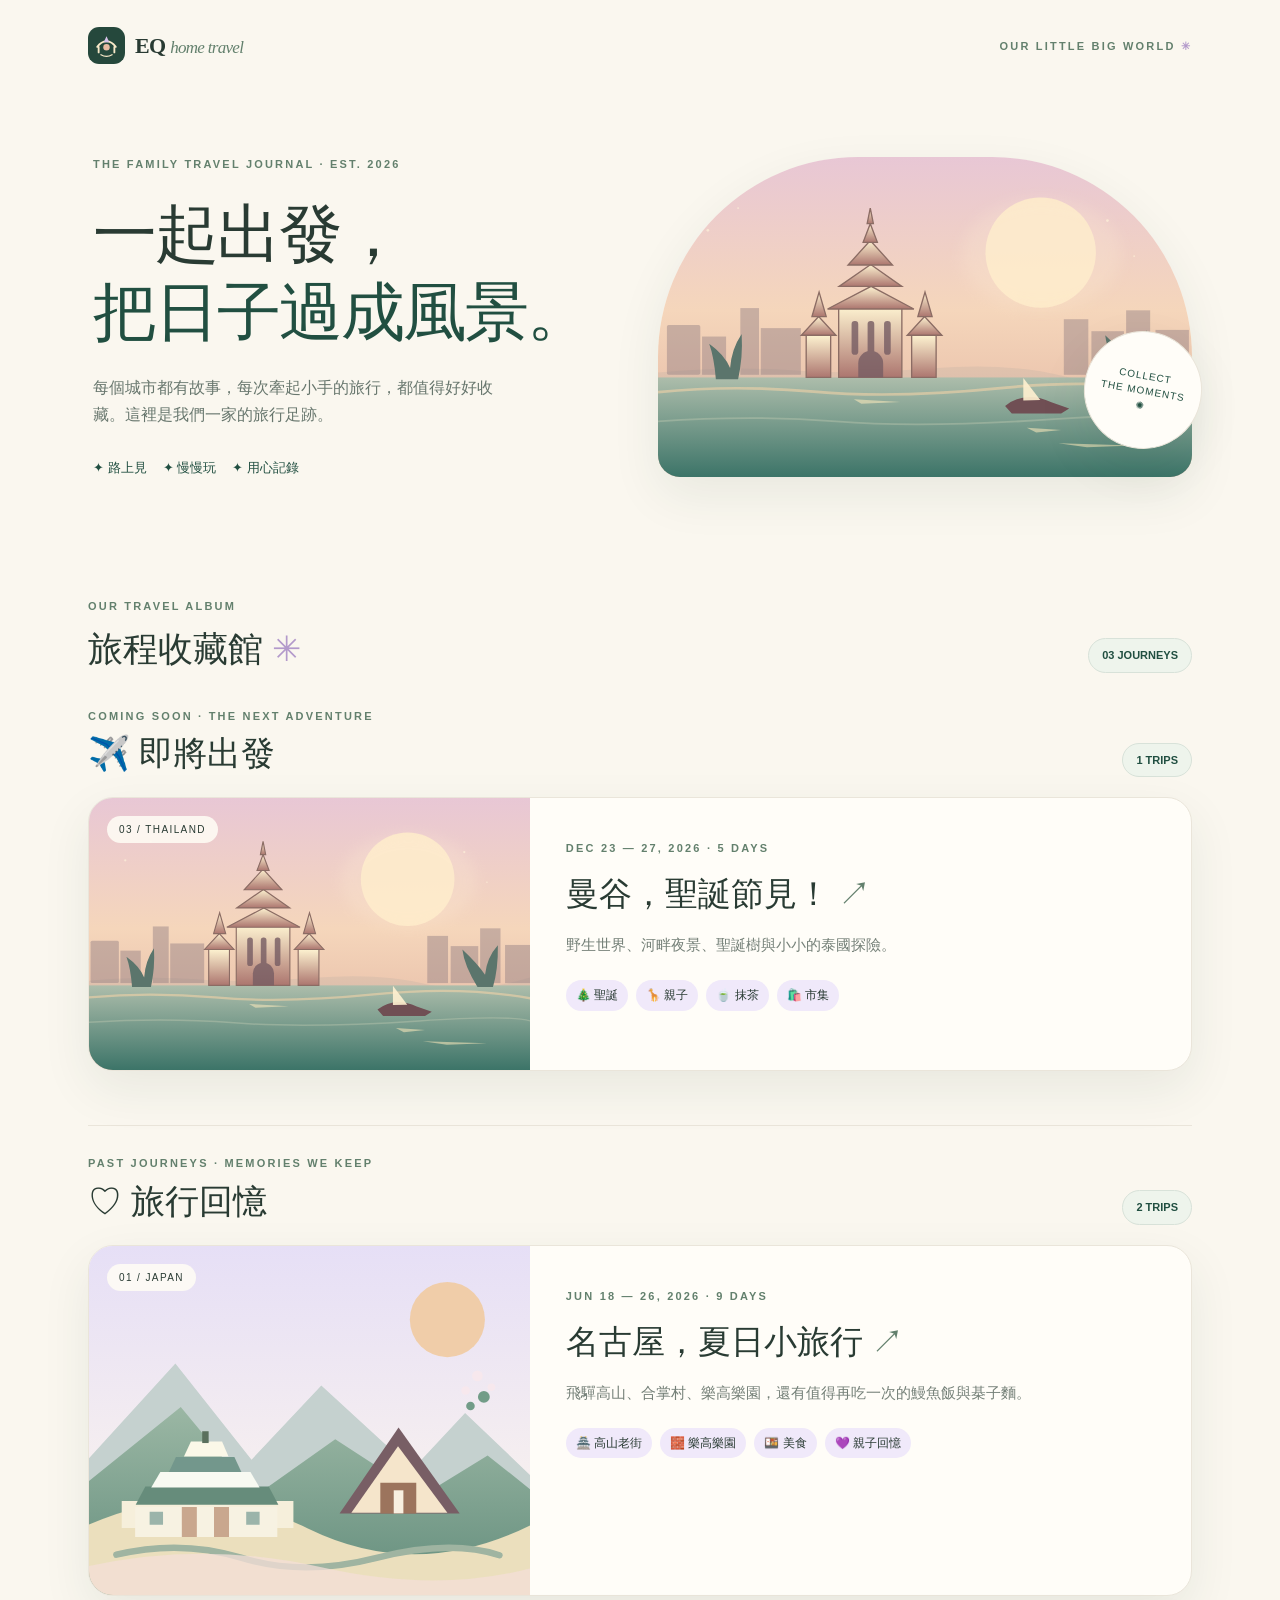
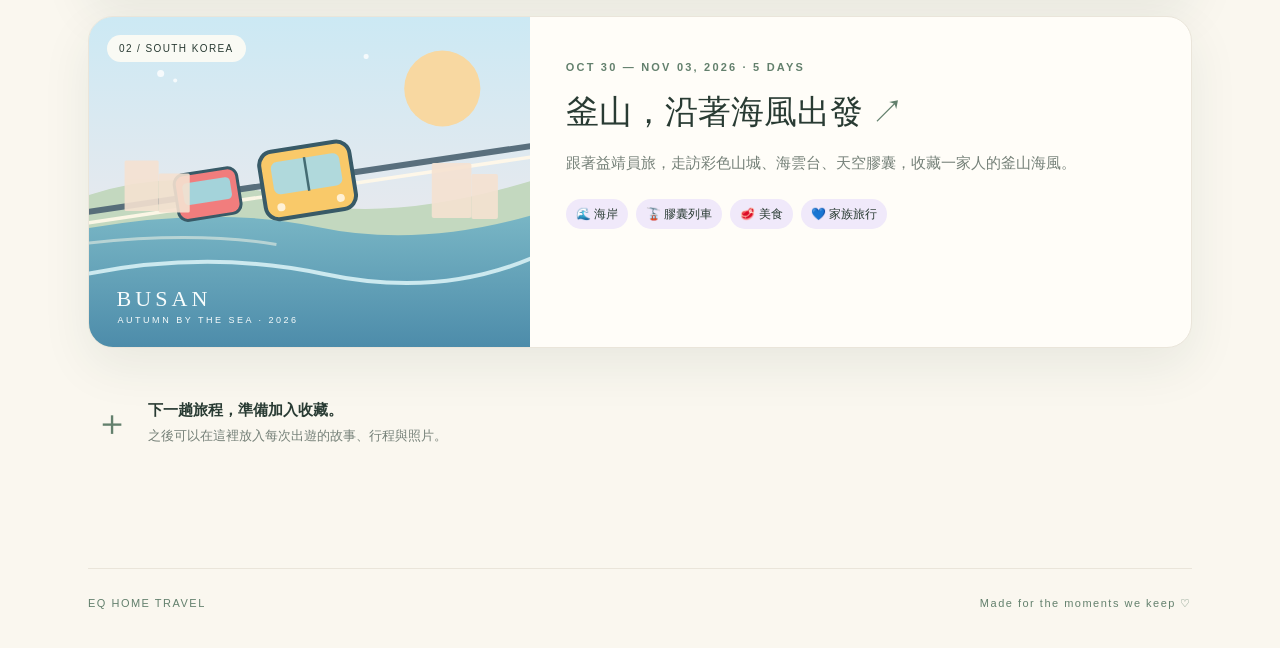
<file: index.html>
<!doctype html>
<html lang="zh-Hant"><head><meta charset="utf-8"><meta name="viewport" content="width=device-width,initial-scale=1,viewport-fit=cover"><meta name="theme-color" content="#f8f5ed"><meta name="description" content="EQ Home Travel — 我們一家的旅行日誌。收藏每一趟旅程的景點、美食、照片與心動時刻。"><title>EQ Home Travel · 家庭旅行收藏館</title><link rel="icon" href="assets/logo.svg" type="image/svg+xml"><link rel="stylesheet" href="assets/style.css"><link rel="stylesheet" href="assets/home-trips.css"></head>
<body class="home-page"><div class="site-shell">
<header class="topbar"><a class="brand" href="./" aria-label="EQ Home Travel 首頁"><img src="assets/logo.svg" alt="" width="37" height="37"><span>EQ <b>home travel</b></span></a><span class="top-meta">OUR LITTLE BIG WORLD <span class="flower">✳</span></span></header>
<main><section class="home-hero"><div class="home-hero-copy"><div class="eyebrow">THE FAMILY TRAVEL JOURNAL · EST. 2026</div><h1>一起出發，<br><em>把日子過成風景。</em></h1><p>每個城市都有故事，每次牽起小手的旅行，都值得好好收藏。這裡是我們一家的旅行足跡。</p><div class="hero-small"><span>✦ 路上見</span><span>✦ 慢慢玩</span><span>✦ 用心記錄</span></div></div><div class="home-hero-art"><img src="assets/bangkok-scene.svg" alt="曼谷河畔夕陽與寺廟的插畫"><div class="art-stamp">COLLECT<br>THE MOMENTS<br>✺</div></div></section>
<section class="archive"><div class="section-head"><div><div class="eyebrow">OUR TRAVEL ALBUM</div><h2>旅程收藏館 <span class="accent-star">✳</span></h2></div><span class="count-pill">03 JOURNEYS</span></div><div class="trip-group" id="upcoming-trips"><div class="section-head trip-group-head"><div><div class="eyebrow">COMING SOON · THE NEXT ADVENTURE</div><h2>✈️ 即將出發</h2></div><span class="count-pill" id="upcoming-count">—</span></div><div id="upcoming-list" class="trip-card-list"></div><p id="upcoming-empty" class="group-empty" hidden>目前沒有安排中的旅行，期待下一次出發 ♡</p></div><div class="trip-group" id="past-trips"><div class="section-head trip-group-head"><div><div class="eyebrow">PAST JOURNEYS · MEMORIES WE KEEP</div><h2>♡ 旅行回憶</h2></div><span class="count-pill" id="past-count">—</span></div><div id="past-list" class="trip-card-list"></div></div><div id="trip-archive-source" hidden><a data-start="2026-06-18" data-end="2026-06-26" class="trip-tile nagoya-tile" href="trips/nagoya-2026.html"><div class="trip-tile-art"><img src="assets/nagoya-scene.svg" alt="名古屋城與飛驒山城插畫"><span class="trip-number">01 / JAPAN</span></div><div class="trip-tile-copy"><span class="subtle-caps">JUN 18 — 26, 2026 · 9 DAYS</span><h3>名古屋，夏日小旅行 <span>↗</span></h3><p>飛驒高山、合掌村、樂高樂園，還有值得再吃一次的鰻魚飯與棊子麵。</p><div class="mini-tags"><span>🏯 高山老街</span><span>🧱 樂高樂園</span><span>🍱 美食</span><span>💜 親子回憶</span></div></div></a><a data-start="2026-10-30" data-end="2026-11-03" class="trip-tile busan-tile" href="trips/busan-2026.html"><div class="trip-tile-art"><img src="assets/busan-scene.svg" alt="釜山海岸與天空膠囊列車插畫"><span class="trip-number">02 / SOUTH KOREA</span></div><div class="trip-tile-copy"><span class="subtle-caps">OCT 30 — NOV 03, 2026 · 5 DAYS</span><h3>釜山，沿著海風出發 <span>↗</span></h3><p>跟著益靖員旅，走訪彩色山城、海雲台、天空膠囊，收藏一家人的釜山海風。</p><div class="mini-tags"><span>🌊 海岸</span><span>🚡 膠囊列車</span><span>🥩 美食</span><span>💙 家族旅行</span></div></div></a><a data-start="2026-12-23" data-end="2026-12-27" class="trip-tile" href="trips/bangkok-2026.html"><div class="trip-tile-art"><img src="assets/bangkok-scene.svg" alt="曼谷河畔插畫"><span class="trip-number">03 / THAILAND</span></div><div class="trip-tile-copy"><span class="subtle-caps">DEC 23 — 27, 2026 · 5 DAYS</span><h3>曼谷，聖誕節見！ <span>↗</span></h3><p>野生世界、河畔夜景、聖誕樹與小小的泰國探險。</p><div class="mini-tags"><span>🎄 聖誕</span><span>🦒 親子</span><span>🍵 抹茶</span><span>🛍️ 市集</span></div></div></a></div><div class="future-note"><span class="future-icon">＋</span><div><strong>下一趟旅程，準備加入收藏。</strong><p>之後可以在這裡放入每次出遊的故事、行程與照片。</p></div></div></section></main>
<footer class="footer"><span>EQ HOME TRAVEL</span><span>Made for the moments we keep ♡</span></footer></div><script src="assets/home-trips.js"></script></body></html>
</file>
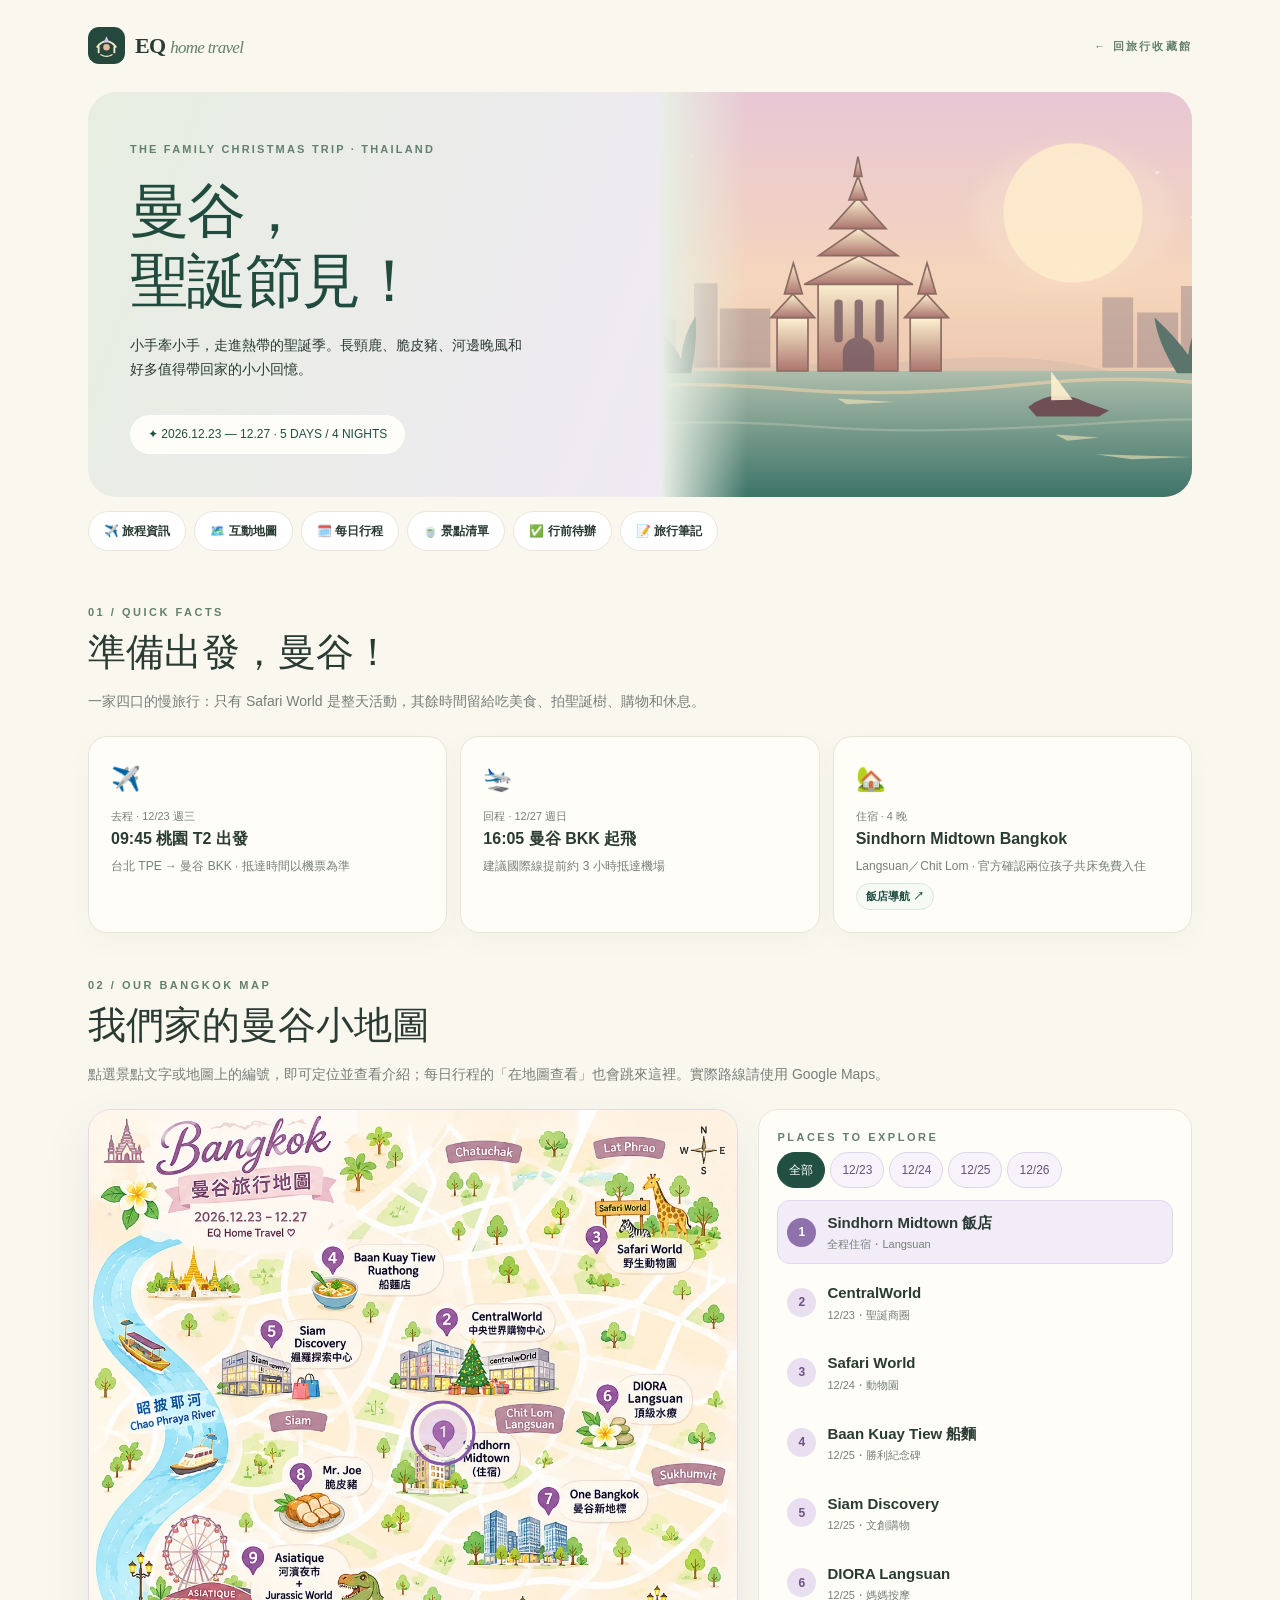
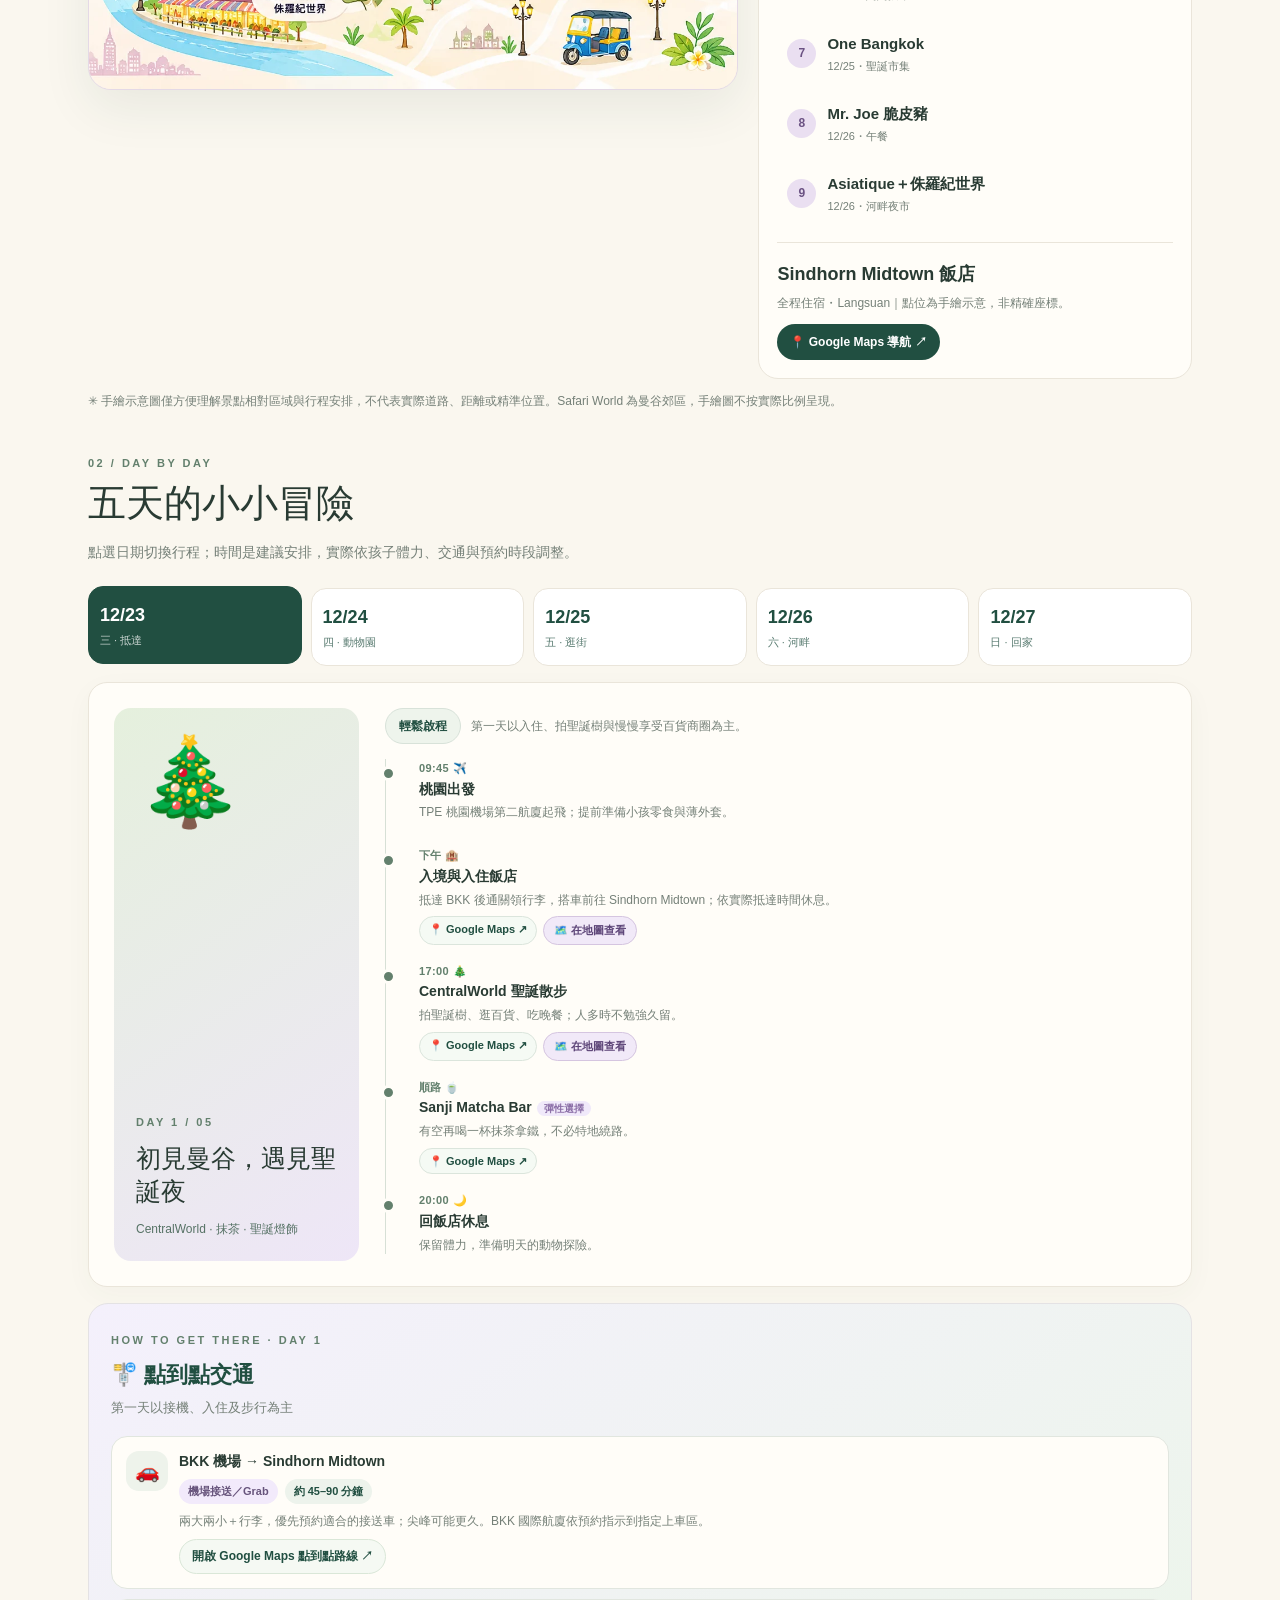
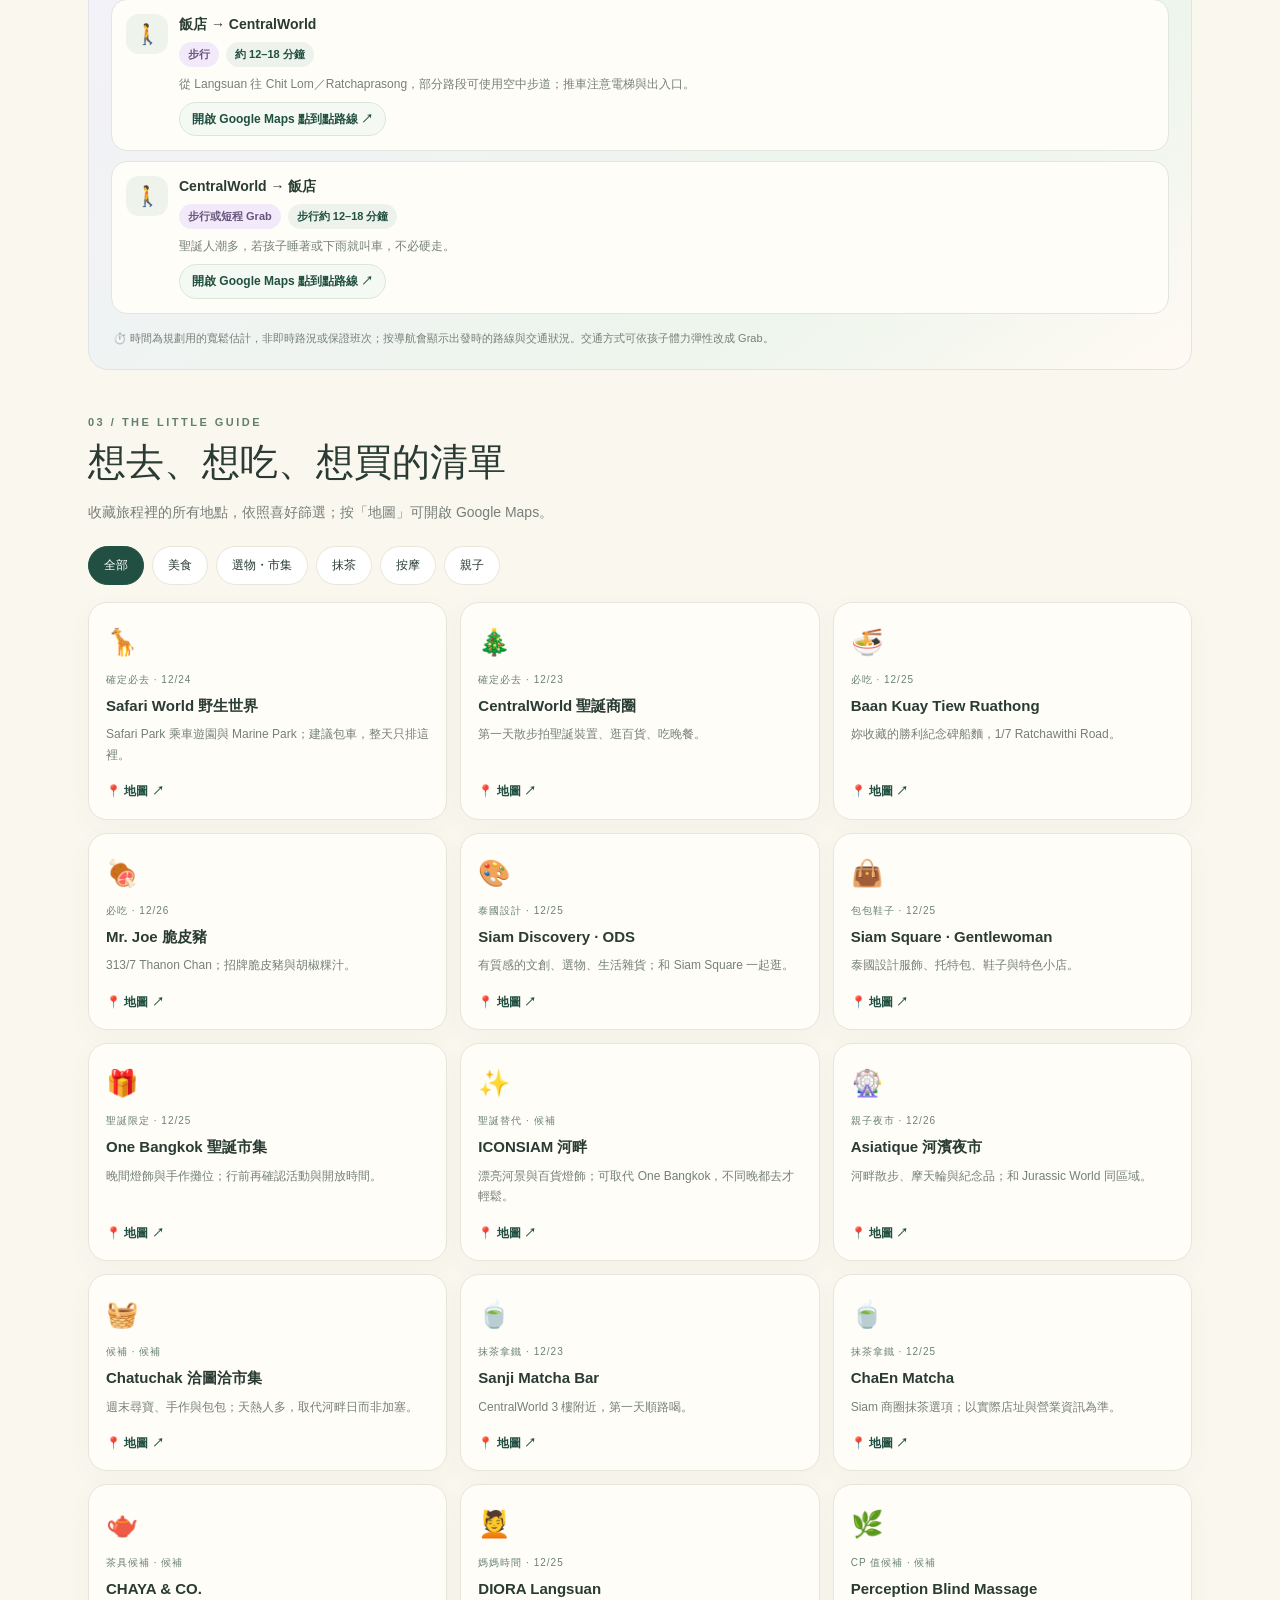
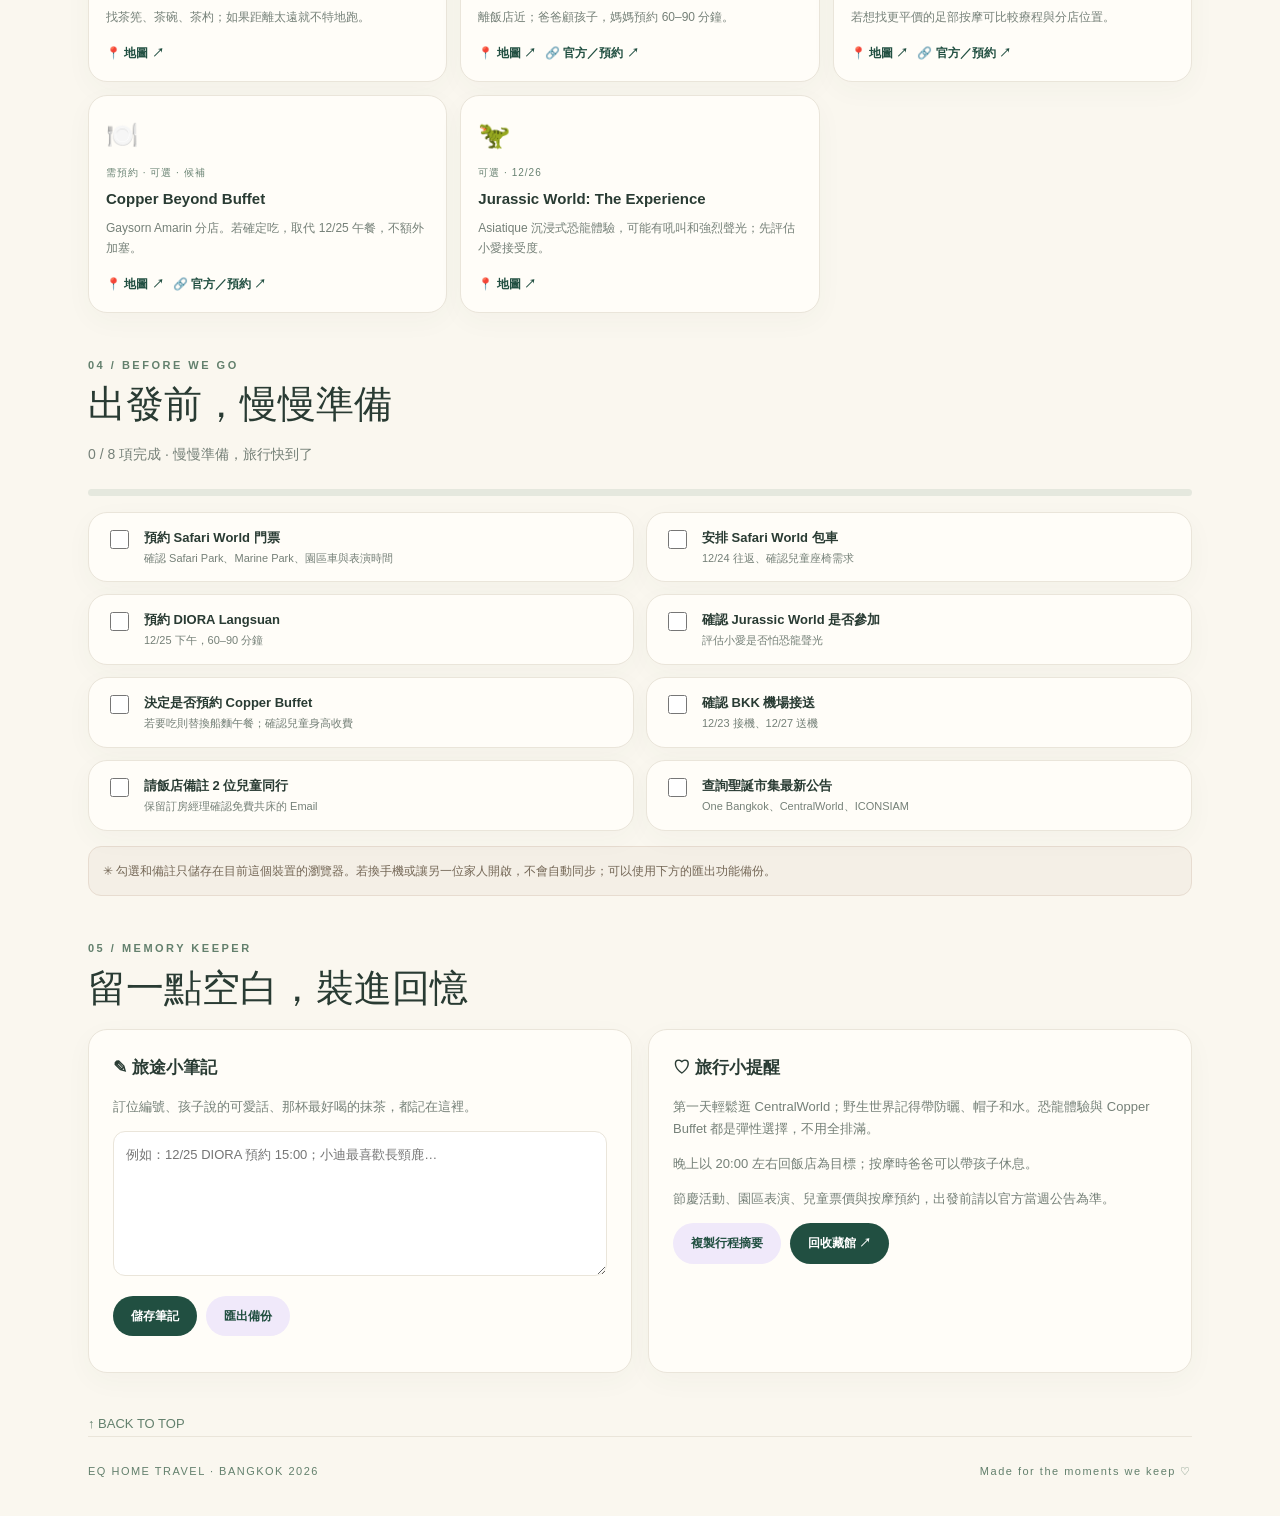
<file: trips/bangkok-2026.html>
<!doctype html>
<html lang="zh-Hant"><head><meta charset="utf-8"><meta name="viewport" content="width=device-width,initial-scale=1,viewport-fit=cover"><meta name="theme-color" content="#faf7ef"><meta name="description" content="EQ Home Travel · 2026 曼谷親子聖誕自由行，五天四夜的可互動行程、景點導航、收藏清單與旅途筆記。"><title>曼谷，聖誕節見！｜EQ Home Travel</title><link rel="icon" href="../assets/logo.svg" type="image/svg+xml"><link rel="stylesheet" href="../assets/style.css"><link rel="stylesheet" href="../assets/transport.css"><link rel="stylesheet" href="../assets/bangkok-map.css"></head><body>
<div class="site-shell"><header class="topbar"><a class="brand" href="../index.html"><img src="../assets/logo.svg" alt="" width="37" height="37"><span>EQ <b>home travel</b></span></a><a class="subtle-caps" href="../index.html">← 回旅行收藏館</a></header>
<main><section class="trip-hero"><div class="trip-copy"><span class="eyebrow">THE FAMILY CHRISTMAS TRIP · THAILAND</span><h1>曼谷，<br>聖誕節見！</h1><p>小手牽小手，走進熱帶的聖誕季。長頸鹿、脆皮豬、河邊晚風和好多值得帶回家的小小回憶。</p><span class="trip-hero-stamp">✦ 2026.12.23 — 12.27 · 5 DAYS / 4 NIGHTS</span></div><div class="trip-hero-art"><img src="../assets/bangkok-scene.svg" alt="曼谷河岸聖誕旅行風景插畫"></div></section>
<nav class="trip-navbar" aria-label="行程導航"><a href="#overview">✈️ 旅程資訊</a><a href="#trip-map">🗺️ 互動地圖</a><a href="#itinerary">🗓️ 每日行程</a><a href="#places">🍵 景點清單</a><a href="#todo">✅ 行前待辦</a><a href="#journal">📝 旅行筆記</a></nav>
<section class="section-block" id="overview"><div class="section-kicker">01 / QUICK FACTS</div><h2>準備出發，曼谷！</h2><p class="section-desc">一家四口的慢旅行：只有 Safari World 是整天活動，其餘時間留給吃美食、拍聖誕樹、購物和休息。</p><div class="travel-facts"><div class="fact-card"><span class="fact-icon">✈️</span><span class="fact-label">去程 · 12/23 週三</span><strong>09:45 桃園 T2 出發</strong><small>台北 TPE → 曼谷 BKK · 抵達時間以機票為準</small></div><div class="fact-card"><span class="fact-icon">🛬</span><span class="fact-label">回程 · 12/27 週日</span><strong>16:05 曼谷 BKK 起飛</strong><small>建議國際線提前約 3 小時抵達機場</small></div><div class="fact-card"><span class="fact-icon">🏡</span><span class="fact-label">住宿 · 4 晚</span><strong>Sindhorn Midtown Bangkok</strong><small>Langsuan／Chit Lom · 官方確認兩位孩子共床免費入住</small><a class="mini-link" style="display:inline-block;margin-top:7px" target="_blank" rel="noopener" href="https://www.google.com/maps/search/?api=1&query=Sindhorn%20Midtown%20Hotel%20Bangkok">飯店導航 ↗</a></div></div></section>
<section class="section-block" id="trip-map"><div class="section-kicker">02 / OUR BANGKOK MAP</div><h2>我們家的曼谷小地圖</h2><p class="section-desc">點選景點文字或地圖上的編號，即可定位並查看介紹；每日行程的「在地圖查看」也會跳來這裡。實際路線請使用 Google Maps。</p><div class="map-layout"><div class="map-window map-illustrated"><div class="map-canvas" id="map-canvas"><img src="../assets/bangkok-illustrated-map.webp" onerror="this.onerror=null;this.src='../assets/bangkok-map.svg'" alt="妳選定的曼谷手繪旅遊地圖：河流、長頸鹿、百貨、飯店、按摩、美食與摩天輪，編號1至9可互動"></div></div><div class="map-panel"><div class="section-kicker">PLACES TO EXPLORE</div><div class="map-day-filters" id="map-day-filters" aria-label="依日期篩選景點"></div><div class="map-location-list" id="map-location-list"></div><div class="map-selected" id="map-selected" aria-live="polite"></div></div></div><p class="map-note">✳ 手繪示意圖僅方便理解景點相對區域與行程安排，不代表實際道路、距離或精準位置。Safari World 為曼谷郊區，手繪圖不按實際比例呈現。</p></section><section class="section-block" id="itinerary"><div class="section-kicker">02 / DAY BY DAY</div><h2>五天的小小冒險</h2><p class="section-desc">點選日期切換行程；時間是建議安排，實際依孩子體力、交通與預約時段調整。</p><div class="day-tabs" id="day-tabs" role="tablist" aria-label="選擇旅遊日期"></div><div id="day-detail" aria-live="polite"></div><div id="day-transport" aria-live="polite"></div></section>
<section class="section-block" id="places"><div class="section-kicker">03 / THE LITTLE GUIDE</div><h2>想去、想吃、想買的清單</h2><p class="section-desc">收藏旅程裡的所有地點，依照喜好篩選；按「地圖」可開啟 Google Maps。</p><div class="filter-list" id="filters" aria-label="景點類別"></div><div class="places-grid" id="places-grid"></div></section>
<section class="section-block" id="todo"><div class="section-kicker">04 / BEFORE WE GO</div><h2>出發前，慢慢準備</h2><p class="section-desc" id="progress-label">預約與行前待辦</p><div class="progress-track" aria-label="待辦完成進度"><div class="progress-fill" id="progress-fill"></div></div><div class="todo-grid" id="todo-grid"></div><p class="notice">✳ 勾選和備註只儲存在目前這個裝置的瀏覽器。若換手機或讓另一位家人開啟，不會自動同步；可以使用下方的匯出功能備份。</p></section>
<section class="section-block" id="journal"><div class="section-kicker">05 / MEMORY KEEPER</div><h2>留一點空白，裝進回憶</h2><div class="notes-panel"><div class="panel"><h3>✎ 旅途小筆記</h3><p>訂位編號、孩子說的可愛話、那杯最好喝的抹茶，都記在這裡。</p><label class="visually-hidden" for="travel-notes">旅途備註</label><textarea id="travel-notes" class="notes-area" placeholder="例如：12/25 DIORA 預約 15:00；小迪最喜歡長頸鹿…"></textarea><div class="action-row"><button type="button" class="action-button" id="save-notes">儲存筆記</button><button type="button" class="action-button secondary" id="download-backup">匯出備份</button></div><p id="save-status" role="status" style="font-size:12px;color:#688272"></p></div><div class="panel"><h3>♡ 旅行小提醒</h3><p>第一天輕鬆逛 CentralWorld；野生世界記得帶防曬、帽子和水。恐龍體驗與 Copper Buffet 都是彈性選擇，不用全排滿。</p><p>晚上以 20:00 左右回飯店為目標；按摩時爸爸可以帶孩子休息。</p><p>節慶活動、園區表演、兒童票價與按摩預約，出發前請以官方當週公告為準。</p><div class="action-row"><button type="button" class="action-button secondary" id="copy-summary">複製行程摘要</button><a href="../index.html" class="action-button">回收藏館 ↗</a></div></div></div></section><a class="back-top" href="#">↑ BACK TO TOP</a></main><footer class="footer"><span>EQ HOME TRAVEL · BANGKOK 2026</span><span>Made for the moments we keep ♡</span></footer></div><script src="../assets/data.js"></script><script src="../assets/app.js"></script><script src="../assets/transport.js"></script><script src="../assets/bangkok-map.js"></script></body></html>
</file>
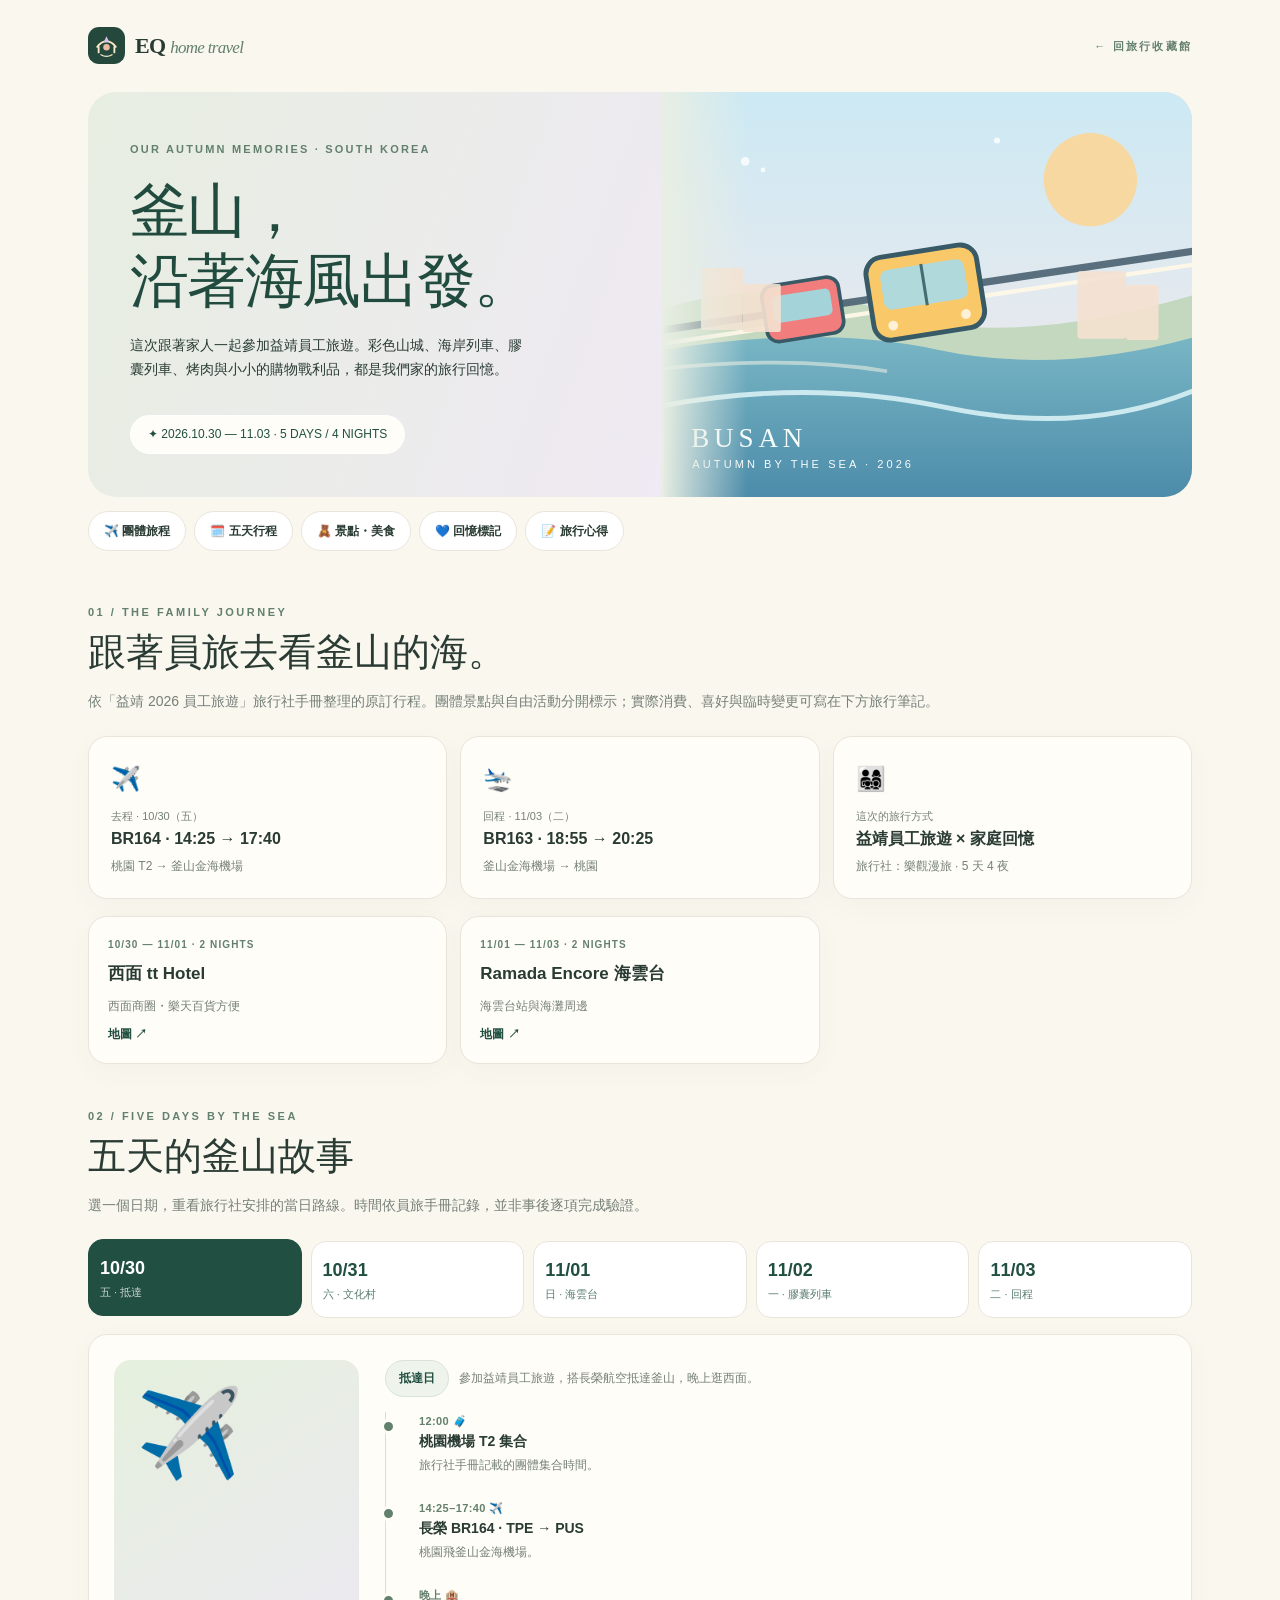
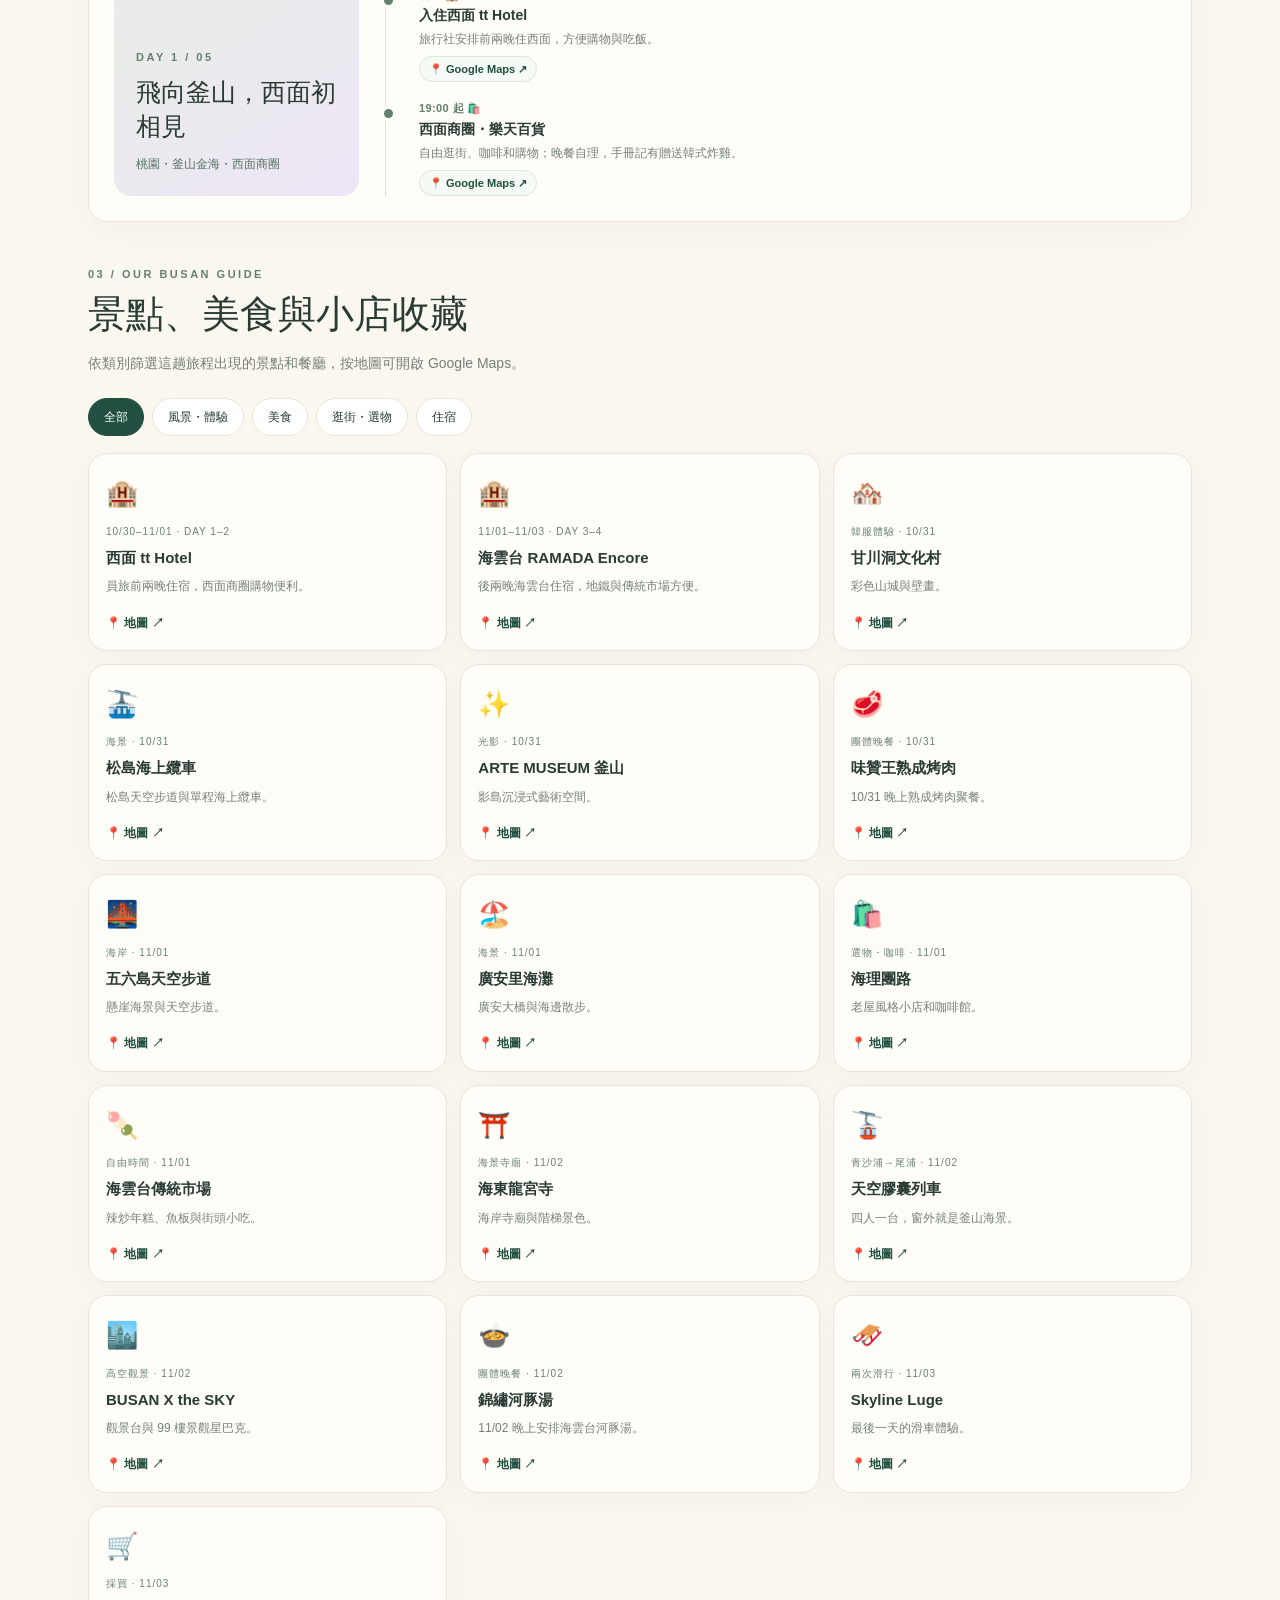
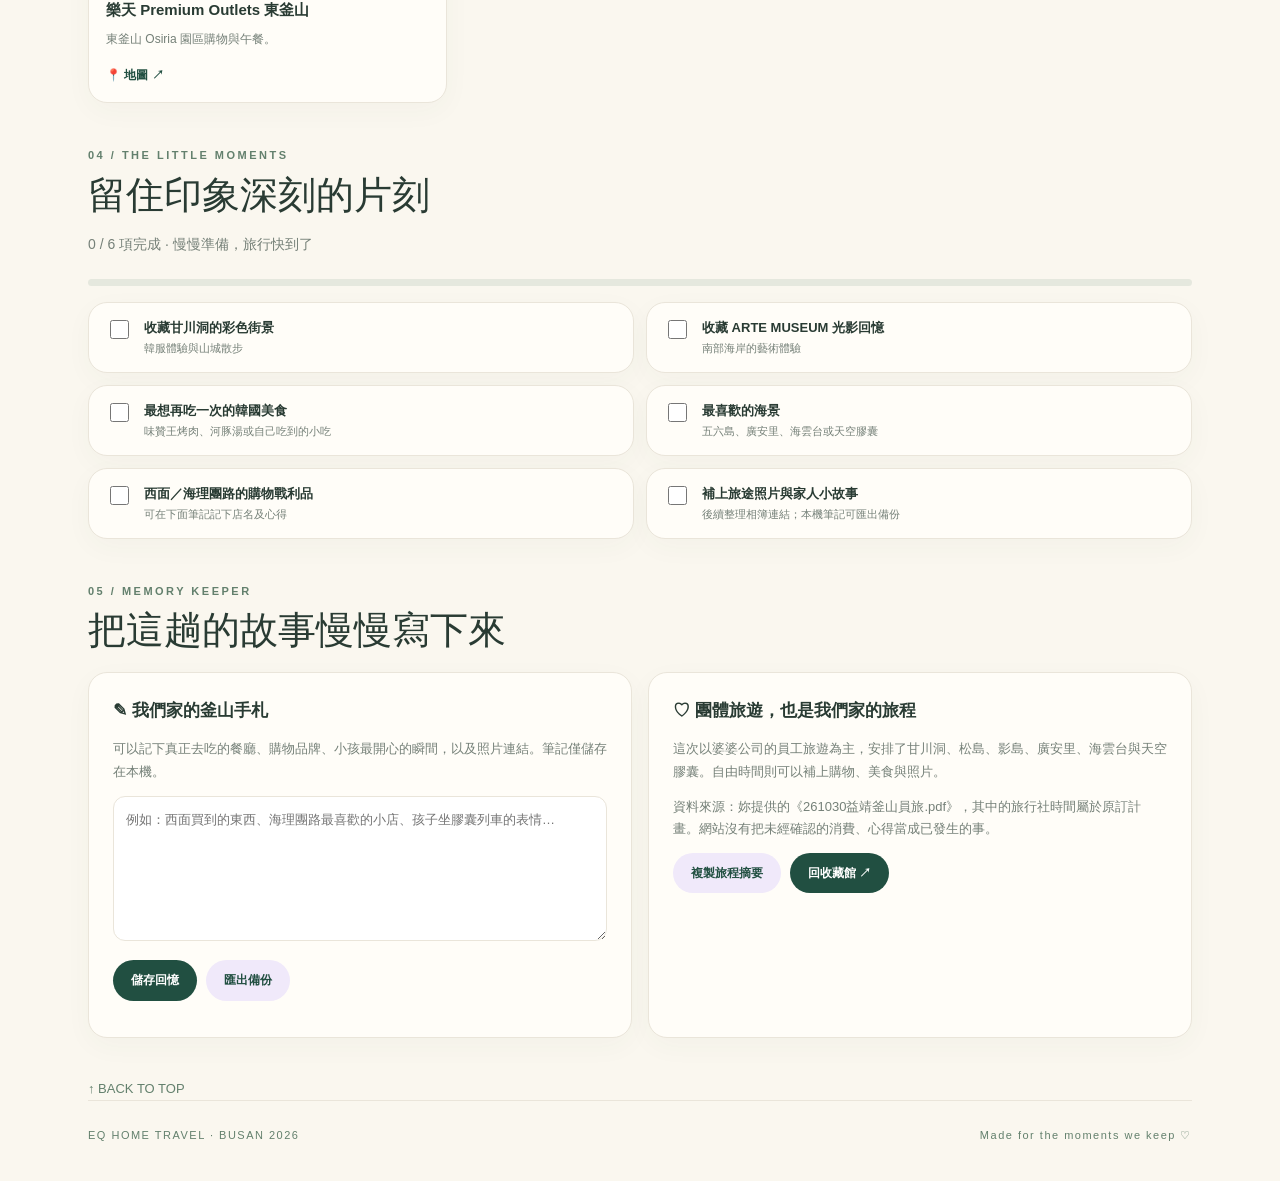
<file: trips/busan-2026.html>
<!doctype html>
<html lang="zh-Hant"><head><meta charset="utf-8"><meta name="viewport" content="width=device-width,initial-scale=1,viewport-fit=cover"><meta name="theme-color" content="#eef6f6"><meta name="description" content="EQ Home Travel｜益靖2026釜山員工旅遊，五天四夜的家庭旅行紀錄。"><title>釜山，沿著海風出發｜EQ Home Travel</title><link rel="icon" href="../assets/logo.svg" type="image/svg+xml"><link rel="stylesheet" href="../assets/style.css"></head><body class="busan-page" data-trip="busan-2026">
<div class="site-shell"><header class="topbar"><a class="brand" href="../index.html"><img src="../assets/logo.svg" alt="" width="37" height="37"><span>EQ <b>home travel</b></span></a><a class="subtle-caps" href="../index.html">← 回旅行收藏館</a></header>
<main><section class="trip-hero busan-hero"><div class="trip-copy"><span class="eyebrow">OUR AUTUMN MEMORIES · SOUTH KOREA</span><h1>釜山，<br>沿著海風出發。</h1><p>這次跟著家人一起參加益靖員工旅遊。彩色山城、海岸列車、膠囊列車、烤肉與小小的購物戰利品，都是我們家的旅行回憶。</p><span class="trip-hero-stamp">✦ 2026.10.30 — 11.03 · 5 DAYS / 4 NIGHTS</span></div><div class="trip-hero-art"><img src="../assets/busan-scene.svg" alt="釜山彩色天空膠囊列車與海岸原創風格向量插畫"></div></section>
<nav class="trip-navbar" aria-label="旅行紀錄導航"><a href="#overview">✈️ 團體旅程</a><a href="#itinerary">🗓️ 五天行程</a><a href="#places">🧸 景點・美食</a><a href="#todo">💙 回憶標記</a><a href="#journal">📝 旅行心得</a></nav>
<section class="section-block" id="overview"><div class="section-kicker">01 / THE FAMILY JOURNEY</div><h2>跟著員旅去看釜山的海。</h2><p class="section-desc">依「益靖 2026 員工旅遊」旅行社手冊整理的原訂行程。團體景點與自由活動分開標示；實際消費、喜好與臨時變更可寫在下方旅行筆記。</p>
<div class="travel-facts"><div class="fact-card"><span class="fact-icon">✈️</span><span class="fact-label">去程 · 10/30（五）</span><strong>BR164 · 14:25 → 17:40</strong><small>桃園 T2 → 釜山金海機場</small></div><div class="fact-card"><span class="fact-icon">🛬</span><span class="fact-label">回程 · 11/03（二）</span><strong>BR163 · 18:55 → 20:25</strong><small>釜山金海機場 → 桃園</small></div><div class="fact-card"><span class="fact-icon">👨‍👩‍👧‍👦</span><span class="fact-label">這次的旅行方式</span><strong>益靖員工旅遊 × 家庭回憶</strong><small>旅行社：樂觀漫旅 · 5 天 4 夜</small></div></div>
<div class="stay-grid"><article class="stay-card"><span>10/30 — 11/01 · 2 NIGHTS</span><h3>西面 tt Hotel</h3><small>西面商圈・樂天百貨方便</small><a target="_blank" rel="noopener noreferrer" href="https://www.google.com/maps/search/?api=1&amp;query=Hotel%20tt%20Seomyeon%20Busan">地圖 ↗</a></article><article class="stay-card"><span>11/01 — 11/03 · 2 NIGHTS</span><h3>Ramada Encore 海雲台</h3><small>海雲台站與海灘周邊</small><a target="_blank" rel="noopener noreferrer" href="https://www.google.com/maps/search/?api=1&amp;query=Ramada%20Encore%20by%20Wyndham%20Busan%20Haeundae">地圖 ↗</a></article></div></section>
<section class="section-block" id="itinerary"><div class="section-kicker">02 / FIVE DAYS BY THE SEA</div><h2>五天的釜山故事</h2><p class="section-desc">選一個日期，重看旅行社安排的當日路線。時間依員旅手冊記錄，並非事後逐項完成驗證。</p><div class="day-tabs" id="day-tabs" role="tablist" aria-label="選擇旅行日期"></div><div id="day-detail" aria-live="polite"></div></section>
<section class="section-block" id="places"><div class="section-kicker">03 / OUR BUSAN GUIDE</div><h2>景點、美食與小店收藏</h2><p class="section-desc">依類別篩選這趟旅程出現的景點和餐廳，按地圖可開啟 Google Maps。</p><div class="filter-list" id="filters"></div><div class="places-grid" id="places-grid"></div></section>
<section class="section-block" id="todo"><div class="section-kicker">04 / THE LITTLE MOMENTS</div><h2>留住印象深刻的片刻</h2><p class="section-desc" id="progress-label">勾選你們想收藏的回憶，不是尚未完成的行程。</p><div class="progress-track"><div class="progress-fill" id="progress-fill"></div></div><div class="todo-grid" id="todo-grid"></div></section>
<section class="section-block" id="journal"><div class="section-kicker">05 / MEMORY KEEPER</div><h2>把這趟的故事慢慢寫下來</h2><div class="notes-panel"><div class="panel"><h3>✎ 我們家的釜山手札</h3><p>可以記下真正去吃的餐廳、購物品牌、小孩最開心的瞬間，以及照片連結。筆記僅儲存在本機。</p><label class="visually-hidden" for="travel-notes">釜山旅遊筆記</label><textarea id="travel-notes" class="notes-area" placeholder="例如：西面買到的東西、海理團路最喜歡的小店、孩子坐膠囊列車的表情…"></textarea><div class="action-row"><button type="button" class="action-button" id="save-notes">儲存回憶</button><button type="button" class="action-button secondary" id="download-backup">匯出備份</button></div><p id="save-status" role="status" style="font-size:12px;color:#688272"></p></div><div class="panel"><h3>♡ 團體旅遊，也是我們家的旅程</h3><p>這次以婆婆公司的員工旅遊為主，安排了甘川洞、松島、影島、廣安里、海雲台與天空膠囊。自由時間則可以補上購物、美食與照片。</p><p>資料來源：妳提供的《261030益靖釜山員旅.pdf》，其中的旅行社時間屬於原訂計畫。網站沒有把未經確認的消費、心得當成已發生的事。</p><div class="action-row"><button type="button" class="action-button secondary" id="copy-summary">複製旅程摘要</button><a href="../index.html" class="action-button">回收藏館 ↗</a></div></div></div></section><a class="back-top" href="#">↑ BACK TO TOP</a></main><footer class="footer"><span>EQ HOME TRAVEL · BUSAN 2026</span><span>Made for the moments we keep ♡</span></footer></div><script src="../assets/busan-2026-data.js"></script><script src="../assets/app.js"></script></body></html>
</file>
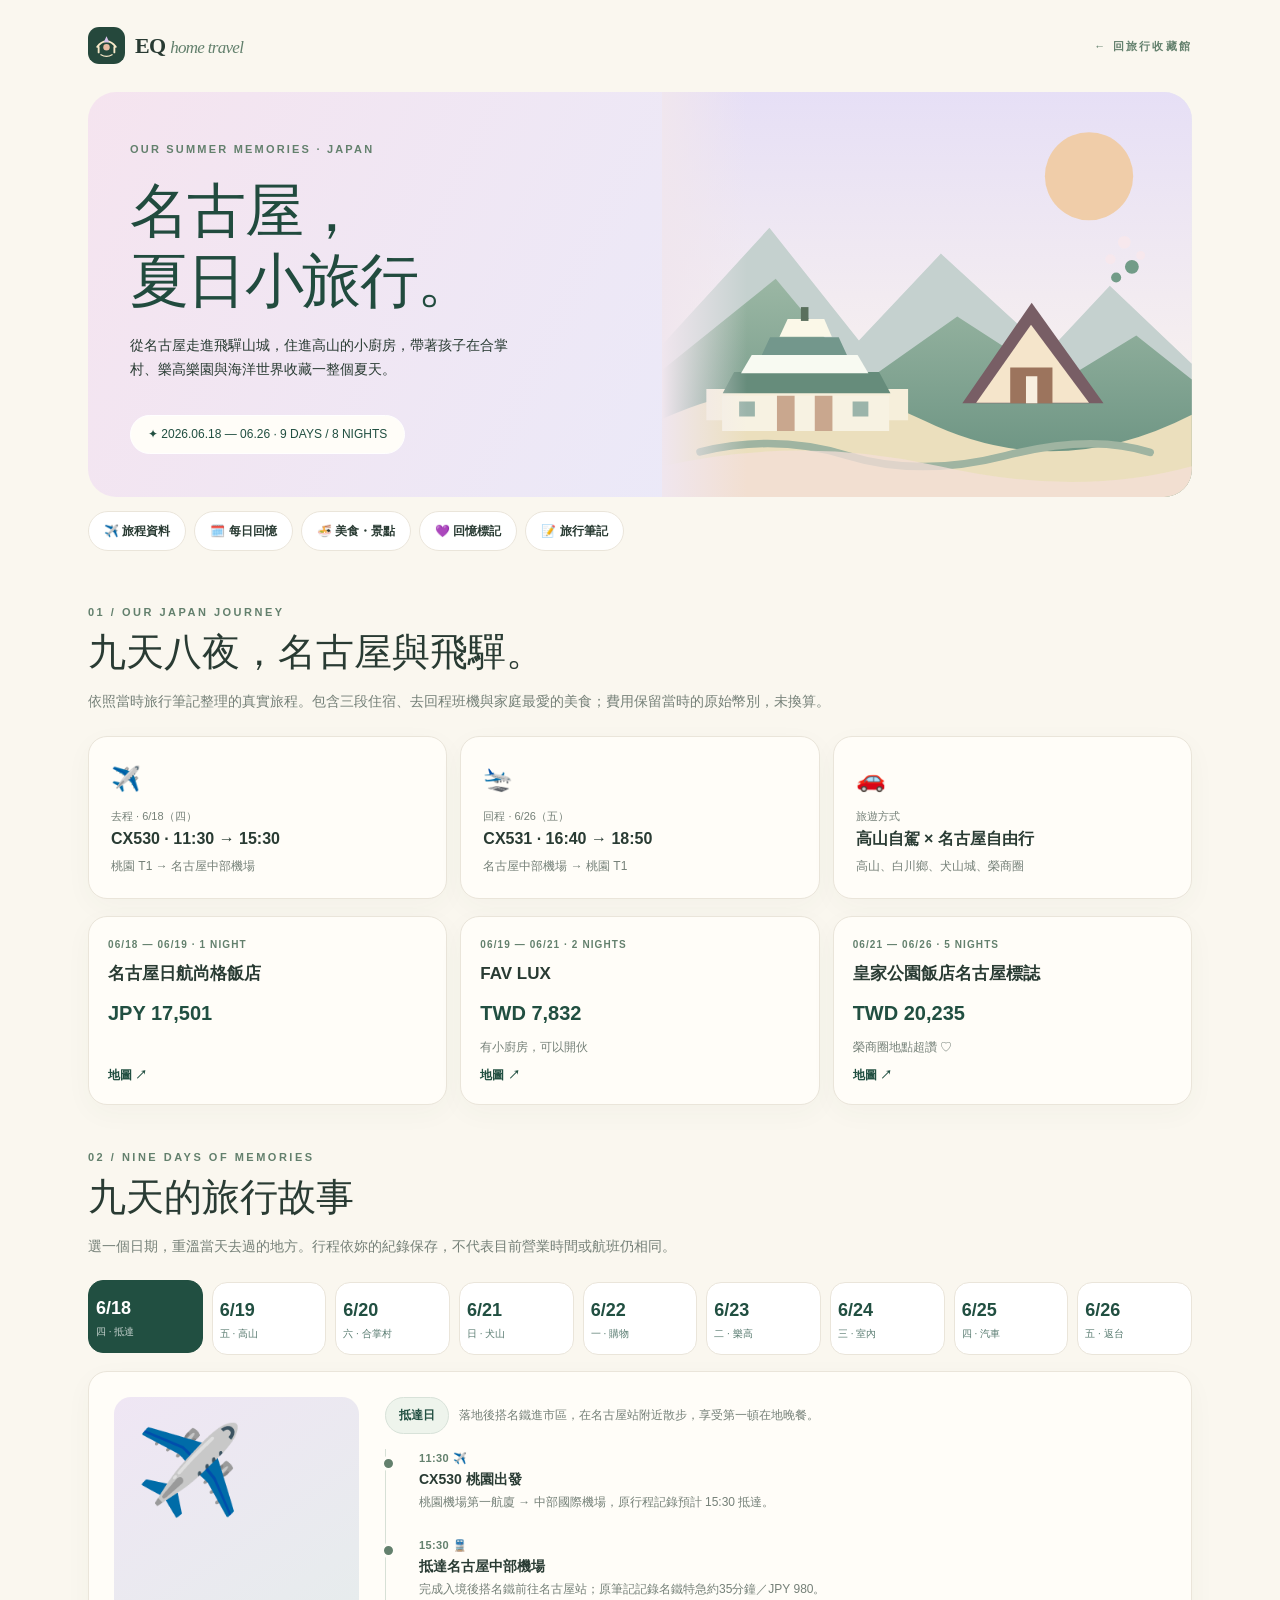
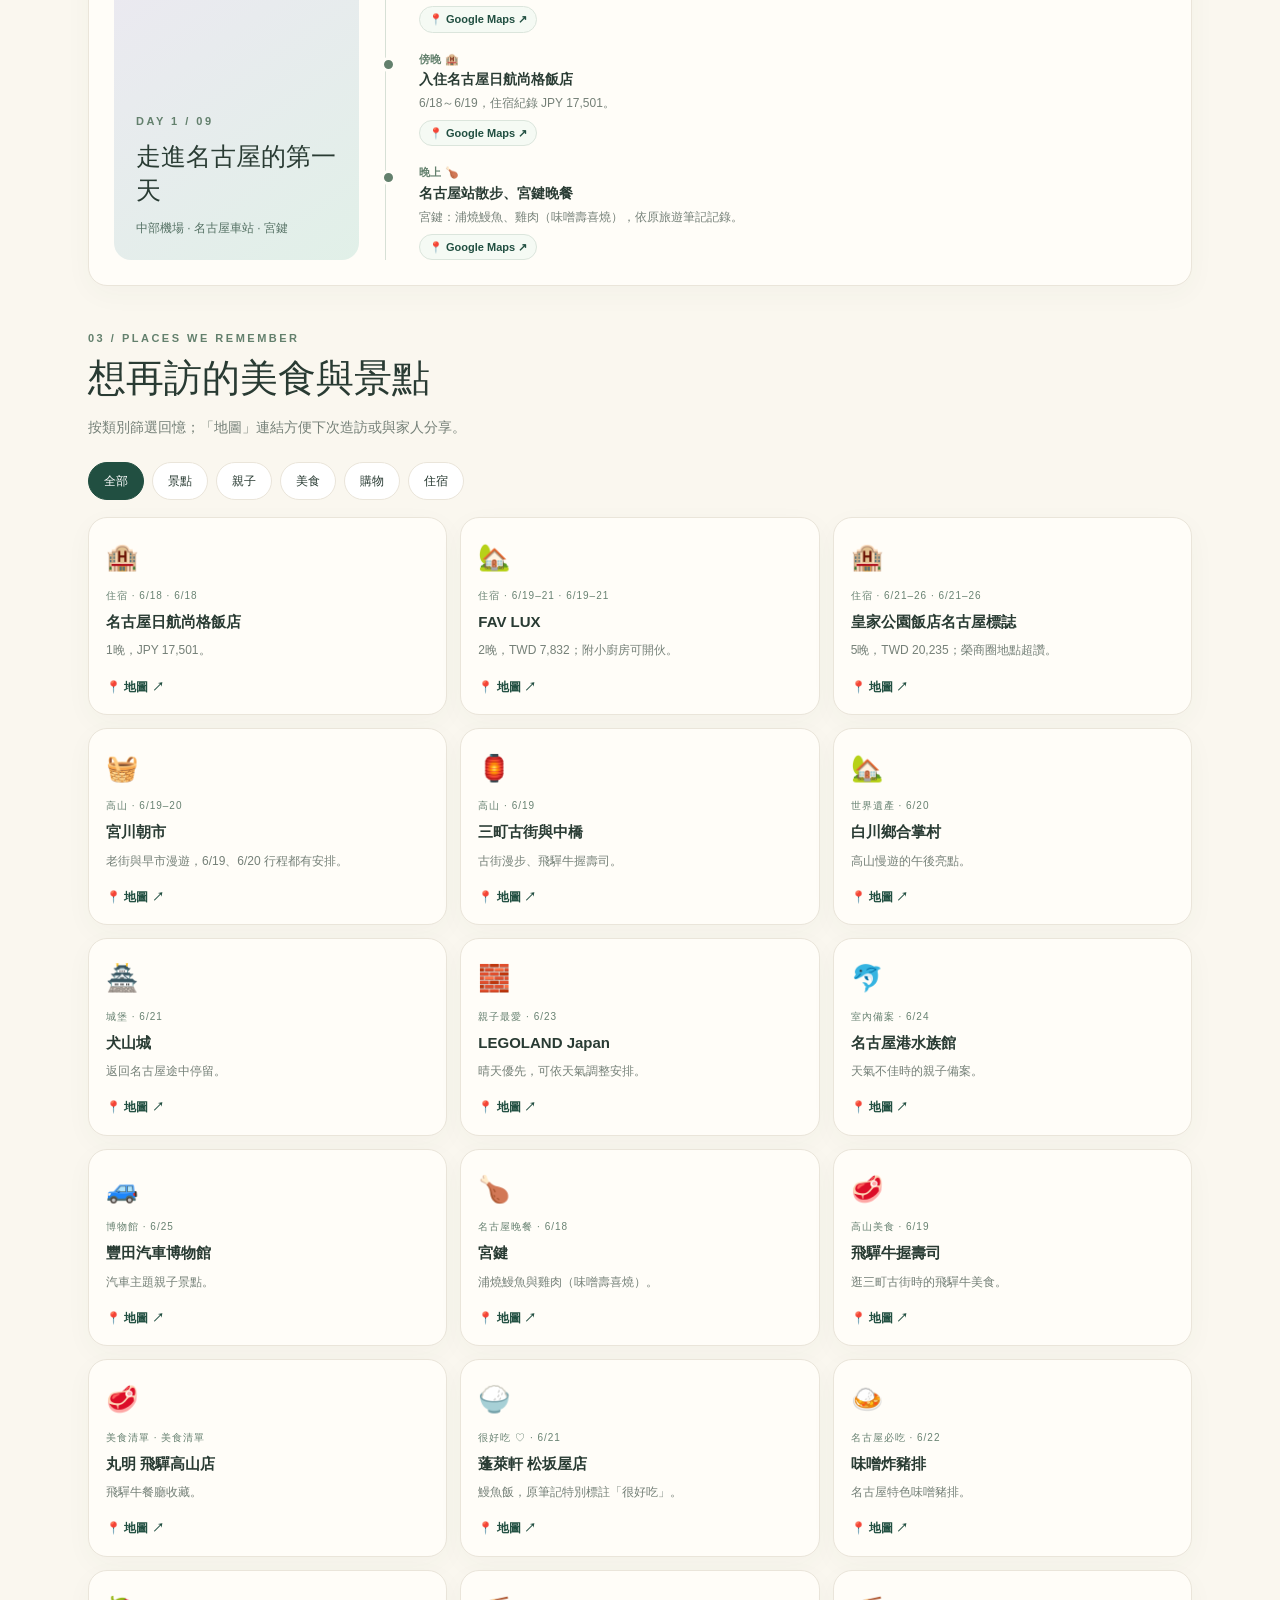
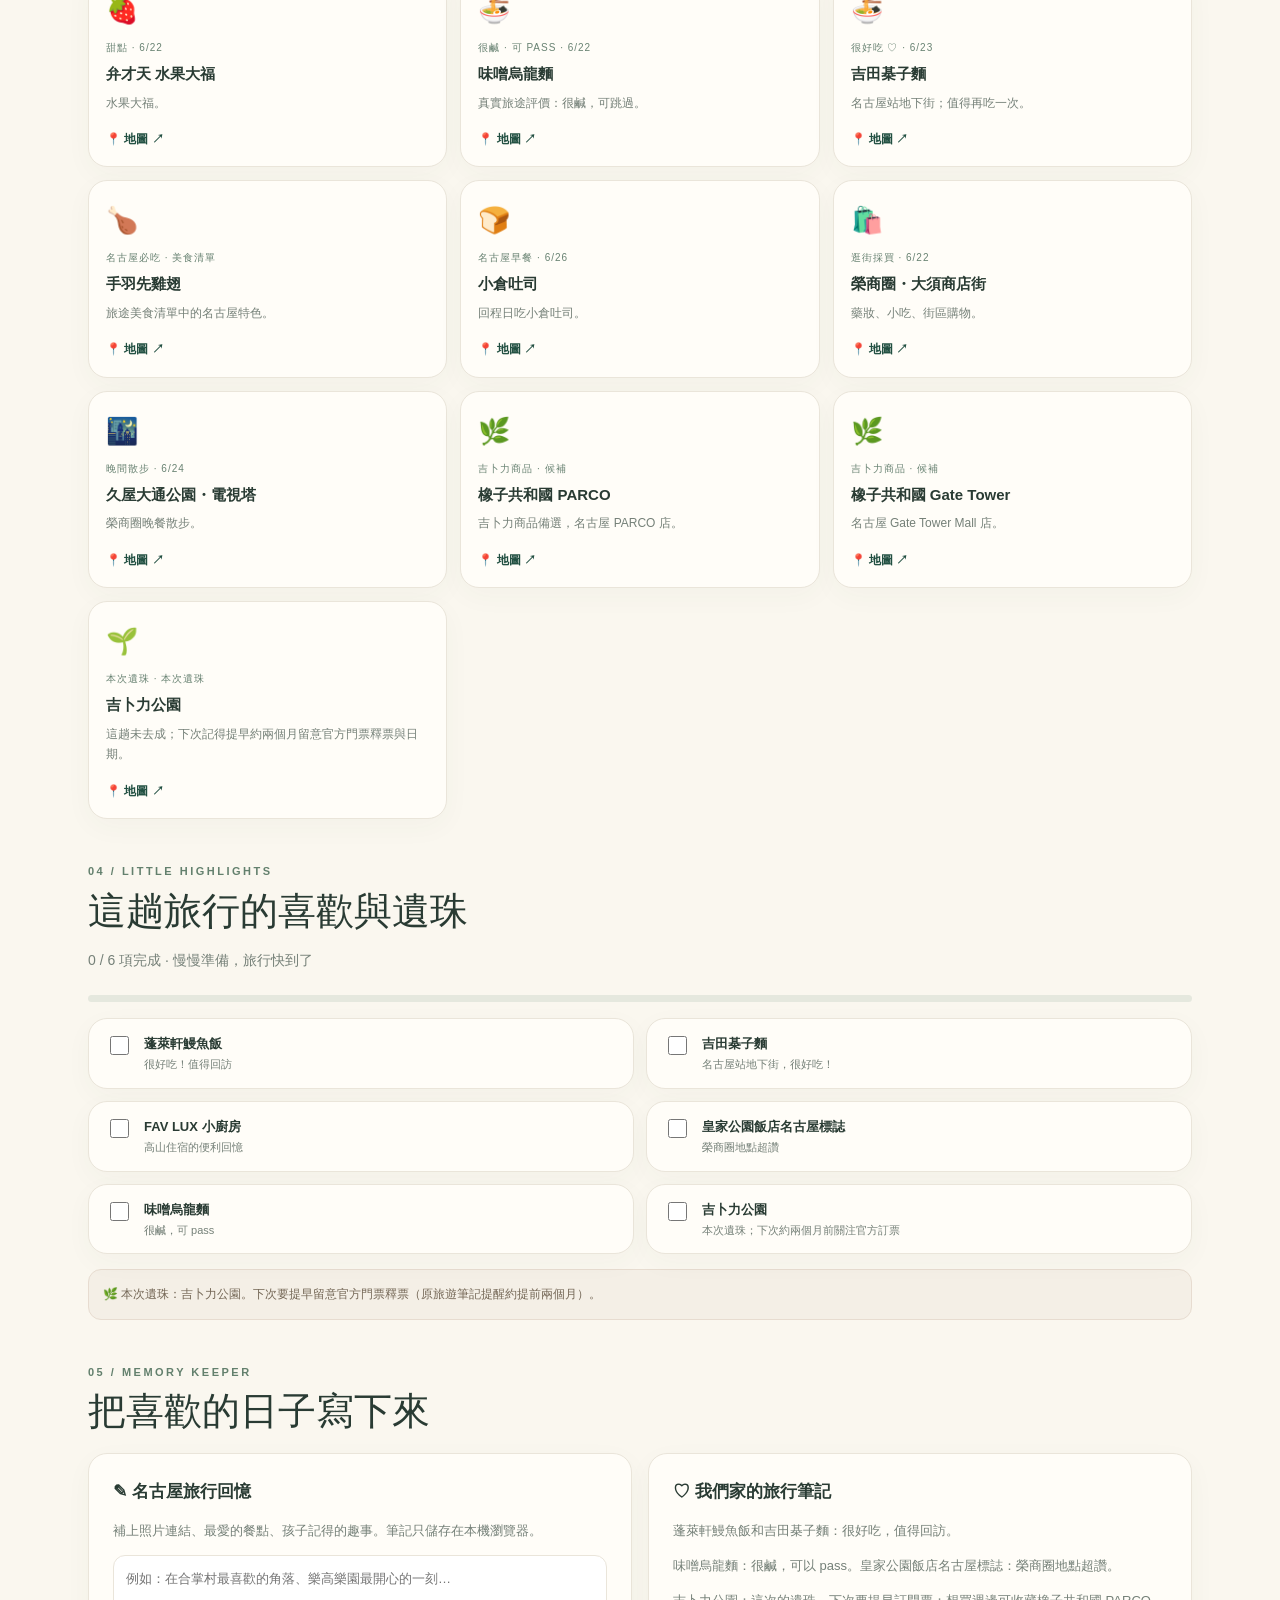
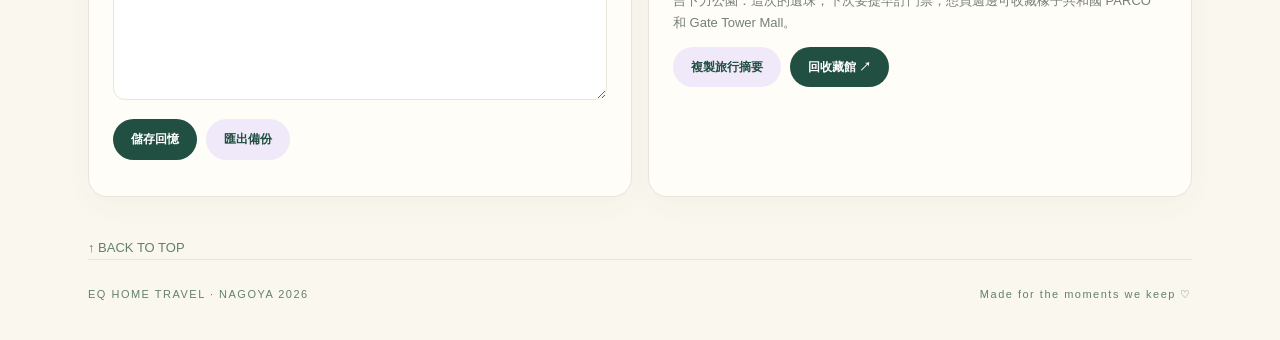
<file: trips/nagoya-2026.html>
<!doctype html>
<html lang="zh-Hant"><head><meta charset="utf-8"><meta name="viewport" content="width=device-width,initial-scale=1,viewport-fit=cover"><meta name="theme-color" content="#faf7ef"><meta name="description" content="EQ Home Travel · 2026 名古屋親子9天旅行紀錄：飛驒高山、白川鄉、樂高樂園、美食與收藏回憶。"><title>名古屋，夏日小旅行｜EQ Home Travel</title><link rel="icon" href="../assets/logo.svg" type="image/svg+xml"><link rel="stylesheet" href="../assets/style.css"></head><body class="nagoya-page" data-trip="nagoya-2026">
<div class="site-shell"><header class="topbar"><a class="brand" href="../index.html"><img src="../assets/logo.svg" alt="" width="37" height="37"><span>EQ <b>home travel</b></span></a><a class="subtle-caps" href="../index.html">← 回旅行收藏館</a></header>
<main><section class="trip-hero nagoya-hero"><div class="trip-copy"><span class="eyebrow">OUR SUMMER MEMORIES · JAPAN</span><h1>名古屋，<br>夏日小旅行。</h1><p>從名古屋走進飛驒山城，住進高山的小廚房，帶著孩子在合掌村、樂高樂園與海洋世界收藏一整個夏天。</p><span class="trip-hero-stamp">✦ 2026.06.18 — 06.26 · 9 DAYS / 8 NIGHTS</span></div><div class="trip-hero-art"><img src="../assets/nagoya-scene.svg" alt="名古屋城與飛驒山巒的原創插畫"></div></section>
<nav class="trip-navbar" aria-label="旅行紀錄導航"><a href="#overview">✈️ 旅程資料</a><a href="#itinerary">🗓️ 每日回憶</a><a href="#places">🍜 美食・景點</a><a href="#todo">💜 回憶標記</a><a href="#journal">📝 旅行筆記</a></nav>
<section class="section-block" id="overview"><div class="section-kicker">01 / OUR JAPAN JOURNEY</div><h2>九天八夜，名古屋與飛驒。</h2><p class="section-desc">依照當時旅行筆記整理的真實旅程。包含三段住宿、去回程班機與家庭最愛的美食；費用保留當時的原始幣別，未換算。</p><div class="travel-facts"><div class="fact-card"><span class="fact-icon">✈️</span><span class="fact-label">去程 · 6/18（四）</span><strong>CX530 · 11:30 → 15:30</strong><small>桃園 T1 → 名古屋中部機場</small></div><div class="fact-card"><span class="fact-icon">🛬</span><span class="fact-label">回程 · 6/26（五）</span><strong>CX531 · 16:40 → 18:50</strong><small>名古屋中部機場 → 桃園 T1</small></div><div class="fact-card"><span class="fact-icon">🚗</span><span class="fact-label">旅遊方式</span><strong>高山自駕 × 名古屋自由行</strong><small>高山、白川鄉、犬山城、榮商圈</small></div></div>
<div class="stay-grid"><article class="stay-card"><span>06/18 — 06/19 · 1 NIGHT</span><h3>名古屋日航尚格飯店</h3><strong>JPY 17,501</strong><a target="_blank" rel="noopener" href="https://www.google.com/maps/search/?api=1&amp;query=Nikko%20Style%20Nagoya">地圖 ↗</a></article><article class="stay-card"><span>06/19 — 06/21 · 2 NIGHTS</span><h3>FAV LUX</h3><strong>TWD 7,832</strong><small>有小廚房，可以開伙</small><a target="_blank" rel="noopener" href="https://www.google.com/maps/search/?api=1&amp;query=FAV%20LUX%20Hida%20Takayama">地圖 ↗</a></article><article class="stay-card"><span>06/21 — 06/26 · 5 NIGHTS</span><h3>皇家公園飯店名古屋標誌</h3><strong>TWD 20,235</strong><small>榮商圈地點超讚 ♡</small><a target="_blank" rel="noopener" href="https://www.google.com/maps/search/?api=1&amp;query=The%20Royal%20Park%20Hotel%20Iconic%20Nagoya">地圖 ↗</a></article></div></section>
<section class="section-block" id="itinerary"><div class="section-kicker">02 / NINE DAYS OF MEMORIES</div><h2>九天的旅行故事</h2><p class="section-desc">選一個日期，重溫當天去過的地方。行程依妳的紀錄保存，不代表目前營業時間或航班仍相同。</p><div class="day-tabs" id="day-tabs" role="tablist" aria-label="選擇旅行日期"></div><div id="day-detail" aria-live="polite"></div></section>
<section class="section-block" id="places"><div class="section-kicker">03 / PLACES WE REMEMBER</div><h2>想再訪的美食與景點</h2><p class="section-desc">按類別篩選回憶；「地圖」連結方便下次造訪或與家人分享。</p><div class="filter-list" id="filters"></div><div class="places-grid" id="places-grid"></div></section>
<section class="section-block" id="todo"><div class="section-kicker">04 / LITTLE HIGHLIGHTS</div><h2>這趟旅行的喜歡與遺珠</h2><p class="section-desc" id="progress-label">勾選你們最想收藏的回憶，不是待辦事項。</p><div class="progress-track"><div class="progress-fill" id="progress-fill"></div></div><div class="todo-grid" id="todo-grid"></div><p class="notice">🌿 本次遺珠：吉卜力公園。下次要提早留意官方門票釋票（原旅遊筆記提醒約提前兩個月）。</p></section>
<section class="section-block" id="journal"><div class="section-kicker">05 / MEMORY KEEPER</div><h2>把喜歡的日子寫下來</h2><div class="notes-panel"><div class="panel"><h3>✎ 名古屋旅行回憶</h3><p>補上照片連結、最愛的餐點、孩子記得的趣事。筆記只儲存在本機瀏覽器。</p><label class="visually-hidden" for="travel-notes">名古屋旅行備註</label><textarea id="travel-notes" class="notes-area" placeholder="例如：在合掌村最喜歡的角落、樂高樂園最開心的一刻…"></textarea><div class="action-row"><button type="button" class="action-button" id="save-notes">儲存回憶</button><button type="button" class="action-button secondary" id="download-backup">匯出備份</button></div><p id="save-status" role="status" style="font-size:12px;color:#688272"></p></div><div class="panel"><h3>♡ 我們家的旅行筆記</h3><p>蓬萊軒鰻魚飯和吉田棊子麵：很好吃，值得回訪。</p><p>味噌烏龍麵：很鹹，可以 pass。皇家公園飯店名古屋標誌：榮商圈地點超讚。</p><p>吉卜力公園：這次的遺珠，下次要提早訂門票；想買週邊可收藏橡子共和國 PARCO 和 Gate Tower Mall。</p><div class="action-row"><button type="button" class="action-button secondary" id="copy-summary">複製旅行摘要</button><a class="action-button" href="../index.html">回收藏館 ↗</a></div></div></div></section><a class="back-top" href="#">↑ BACK TO TOP</a></main><footer class="footer"><span>EQ HOME TRAVEL · NAGOYA 2026</span><span>Made for the moments we keep ♡</span></footer></div><script src="../assets/nagoya-2026-data.js"></script><script src="../assets/app.js"></script></body></html>
</file>
<file: assets/style.css>
:root{--cream:#faf7ef;--paper:#fffdf8;--forest:#214f41;--sage:#63806d;--lilac:#d6c9e9;--lav:#f0e9fa;--ink:#293b33;--muted:#758078;--gold:#d4aa68;--border:#eae5da;--shadow:0 18px 50px rgba(30,63,49,.08)}*{box-sizing:border-box}html{scroll-behavior:smooth}body{margin:0;background:var(--cream);color:var(--ink);font:15px/1.7 -apple-system,BlinkMacSystemFont,'Noto Sans TC','PingFang TC','Microsoft JhengHei',sans-serif}a{color:inherit;text-decoration:none}button,input,textarea{font:inherit}button{cursor:pointer}button:focus-visible,a:focus-visible,input:focus-visible,textarea:focus-visible{outline:3px solid #b4a2d1;outline-offset:3px}.site-shell{max-width:1160px;margin:auto;padding:0 28px}.topbar{height:92px;display:flex;justify-content:space-between;align-items:center}.brand{display:inline-flex;align-items:center;gap:10px;font-size:22px;font-family:Georgia,serif;font-weight:700;letter-spacing:-.7px}.brand b{font-size:17px;font-weight:500;font-style:italic;color:var(--sage)}.top-meta,.subtle-caps,.eyebrow{font-size:11px;font-weight:750;letter-spacing:2.2px;color:var(--sage)}.flower,.accent-star{color:#b39acb}.home-hero{display:grid;grid-template-columns:1fr 1fr;min-height:450px;gap:35px;align-items:center}.home-hero-copy{padding:40px 5px}.home-hero h1{font:normal clamp(39px,5vw,67px)/1.22 Georgia,'Noto Serif TC',serif;letter-spacing:-2px;margin:22px 0}.home-hero h1 em{font-style:normal;color:var(--forest)}.home-hero p{max-width:430px;color:#68776e;font-size:16px}.hero-small{display:flex;flex-wrap:wrap;gap:16px;margin-top:28px;font-size:13px;color:var(--forest)}.home-hero-art{position:relative}.home-hero-art img{width:100%;border-radius:200px 200px 22px 22px;display:block;box-shadow:var(--shadow)}.art-stamp{position:absolute;right:-10px;bottom:28px;background:var(--paper);border:1px solid var(--border);width:118px;height:118px;border-radius:50%;display:grid;place-content:center;text-align:center;color:var(--forest);font-size:10px;line-height:1.5;letter-spacing:1px;transform:rotate(10deg);box-shadow:var(--shadow)}.archive{padding:55px 0 90px}.section-head{display:flex;justify-content:space-between;align-items:end;margin-bottom:23px}.section-head h2{font:normal 35px Georgia,'Noto Serif TC',serif;margin:10px 0 0}.count-pill,.soft-pill{border:1px solid #d8e2d9;background:#eef4ec;color:var(--forest);font-size:11px;padding:7px 13px;border-radius:30px;font-weight:700}.trip-tile{display:grid;grid-template-columns:40% 1fr;border:1px solid var(--border);border-radius:25px;overflow:hidden;background:var(--paper);box-shadow:var(--shadow);transition:transform .2s}.trip-tile:hover{transform:translateY(-3px)}.trip-tile-art{position:relative;background:#e1e5d8;min-height:250px}.trip-tile-art img{width:100%;height:100%;object-fit:cover}.trip-number{position:absolute;top:18px;left:18px;padding:5px 12px;border-radius:18px;background:#fffdf5de;font-size:10px;letter-spacing:1.4px}.trip-tile-copy{padding:36px}.trip-tile-copy h3{font:normal 33px Georgia,'Noto Serif TC',serif;margin:12px 0}.trip-tile-copy h3 span{color:var(--sage)}.trip-tile-copy p{color:var(--muted)}.mini-tags{display:flex;gap:8px;flex-wrap:wrap;margin-top:23px}.mini-tags span{font-size:12px;padding:5px 10px;background:var(--lav);border-radius:20px}.future-note{display:flex;gap:18px;align-items:center;padding:24px 6px;margin-top:20px}.future-icon{font-size:36px;color:var(--sage)}.future-note p{margin:2px 0;color:var(--muted);font-size:13px}.footer{border-top:1px solid var(--border);display:flex;justify-content:space-between;gap:20px;padding:25px 0 36px;color:var(--sage);font-size:11px;letter-spacing:1.5px}.trip-hero{position:relative;overflow:hidden;border-radius:28px;background:linear-gradient(110deg,#e7eee1 0%,#f0e9f5 65%,#eee3d4);display:grid;grid-template-columns:52% 48%;min-height:392px}.trip-copy{padding:43px 42px;position:relative;z-index:1}.trip-copy h1{font:normal clamp(36px,4.6vw,63px)/1.2 Georgia,'Noto Serif TC',serif;margin:16px 0;color:#214b3e;letter-spacing:-1.6px}.trip-copy p{font-size:14px;max-width:400px}.trip-hero-art{position:relative;min-height:330px}.trip-hero-art img{position:absolute;height:100%;width:100%;object-fit:cover;object-position:center}.trip-hero-art:before{content:'';position:absolute;z-index:1;left:0;top:0;bottom:0;width:85px;background:linear-gradient(90deg,#e8eee3,transparent)}.trip-hero-stamp{display:inline-block;margin-top:20px;background:var(--paper);border:1px solid #fff;padding:8px 17px;border-radius:30px;font-size:12px;color:var(--forest)}.trip-navbar{display:flex;position:sticky;top:0;z-index:20;gap:8px;overflow-x:auto;background:#faf7efef;backdrop-filter:blur(14px);padding:14px 0;scrollbar-width:none}.trip-navbar a{white-space:nowrap;border-radius:22px;padding:9px 15px;font-weight:650;font-size:12px;background:#fff;border:1px solid var(--border)}.trip-navbar a:hover{background:var(--lav)}.section-block{padding:38px 0 5px;scroll-margin-top:70px}.section-kicker{font-size:11px;letter-spacing:2.5px;color:var(--sage);font-weight:800}.section-block h2{font:normal clamp(29px,3vw,38px)/1.3 Georgia,'Noto Serif TC',serif;margin:6px 0 16px}.section-desc{color:var(--muted);font-size:14px;margin:-3px 0 22px}.travel-facts{display:grid;grid-template-columns:repeat(3,1fr);gap:13px}.fact-card,.panel,.day-detail,.place-card,.todo-card{background:var(--paper);border:1px solid var(--border);border-radius:19px;box-shadow:0 8px 28px #35574309}.fact-card{padding:22px}.fact-icon{font-size:24px}.fact-label{display:block;font-size:11px;color:var(--muted);margin:7px 0 2px}.fact-card strong{font-size:16px;line-height:1.4;display:block}.fact-card small{display:block;color:var(--muted);font-size:12px;margin-top:6px}.day-tabs{display:grid;grid-template-columns:repeat(5,1fr);gap:9px;margin:23px 0 16px}.day-tab{text-align:left;background:white;border:1px solid var(--border);border-radius:15px;padding:13px 11px;color:var(--forest);transition:.2s}.day-tab.active{background:var(--forest);color:white;border-color:var(--forest);transform:translateY(-2px)}.day-tab strong{display:block;font-size:18px}.day-tab span{display:block;font-size:11px;opacity:.75}.day-detail{padding:25px;display:grid;grid-template-columns:245px 1fr;gap:26px}.day-poster{background:linear-gradient(145deg,#e5f0dd,#eee6f7);border-radius:17px;padding:22px;min-height:300px;display:flex;flex-direction:column;justify-content:space-between}.day-poster .giant{font-size:86px;line-height:1.2}.day-poster h3{font:normal 25px/1.35 Georgia,'Noto Serif TC',serif;margin:10px 0}.day-poster p{font-size:12px;color:#567265;margin:0}.day-header{display:flex;gap:10px;align-items:center;flex-wrap:wrap;margin-bottom:15px}.day-header span{font-size:12px}.timeline{position:relative;padding-left:18px;border-left:1px solid #d7e0d6}.event{position:relative;padding:0 0 17px 15px}.event:last-child{padding-bottom:0}.event:before{content:'';position:absolute;left:-23px;top:7px;width:9px;height:9px;border-radius:50%;background:var(--sage);border:3px solid var(--paper)}.event-time{font-size:11px;color:var(--sage);font-weight:800;letter-spacing:.4px}.event-title{font-weight:800;font-size:14px}.event-desc{font-size:12px;color:var(--muted);line-height:1.55;margin:2px 0 7px}.event-actions{display:flex;gap:6px;flex-wrap:wrap}.mini-link{color:var(--forest);font-size:11px;font-weight:700;border:1px solid #dbe5dc;border-radius:20px;padding:3px 9px;background:#f5faf4}.optional{font-size:10px;color:#8a6da6;background:var(--lav);padding:2px 7px;border-radius:12px;margin-left:5px}.filter-list{display:flex;gap:8px;overflow-x:auto;scrollbar-width:none;margin-bottom:17px}.filter-btn{white-space:nowrap;border:1px solid var(--border);background:#fff;color:var(--ink);padding:8px 15px;border-radius:30px;font-size:12px}.filter-btn.active{background:var(--forest);border-color:var(--forest);color:white}.places-grid{display:grid;grid-template-columns:repeat(3,1fr);gap:13px}.place-card{padding:17px;display:flex;flex-direction:column;gap:7px}.place-card .place-emoji{font-size:26px}.place-card .place-tag{font-size:10px;color:#688272;text-transform:uppercase;letter-spacing:1px}.place-card h3{margin:0;font-size:15px;line-height:1.5}.place-card p{margin:0;color:var(--muted);font-size:12px;flex:1}.place-card .place-links{display:flex;gap:9px;margin-top:9px;flex-wrap:wrap}.place-links a{font-size:12px;font-weight:750;color:var(--forest)}.todo-grid{display:grid;grid-template-columns:1fr 1fr;gap:12px}.todo-card{padding:14px 17px;display:flex;gap:12px;align-items:start;cursor:pointer}.todo-card input{accent-color:var(--forest);height:19px;width:19px;flex-shrink:0;margin-top:3px}.todo-card strong{font-size:13px;display:block}.todo-card small{font-size:11px;color:var(--muted);display:block}.todo-card.done{opacity:.6}.todo-card.done strong{text-decoration:line-through}.progress-track{background:#e5e8de;height:7px;border-radius:8px;overflow:hidden;margin-bottom:16px}.progress-fill{background:var(--forest);height:100%;width:0;transition:width .3s}.notes-panel{display:grid;grid-template-columns:1fr 1fr;gap:16px}.panel{padding:24px}.panel h3{margin:0 0 7px;font-size:17px}.panel p{color:var(--muted);font-size:13px}.notes-area{width:100%;min-height:145px;border:1px solid var(--border);border-radius:12px;padding:12px;resize:vertical;background:#fff;font-size:13px;color:var(--ink)}.action-button{background:var(--forest);border:0;border-radius:30px;color:white;padding:10px 18px;font-weight:750;font-size:12px}.action-button.secondary{background:var(--lav);color:var(--forest)}.action-row{display:flex;gap:9px;flex-wrap:wrap;margin-top:12px}.notice{background:#f4efe6;border:1px solid #e7dcd0;border-radius:13px;padding:14px;color:#746756;font-size:12px;margin:15px 0 0}.back-top{display:inline-block;margin-top:35px;color:var(--sage);font-size:13px}.visually-hidden{position:absolute!important;width:1px;height:1px;overflow:hidden;clip:rect(0,0,0,0)}@media(max-width:780px){.site-shell{padding:0 17px}.topbar{height:72px}.top-meta{font-size:9px}.home-hero{grid-template-columns:1fr;gap:5px}.home-hero-copy{padding:24px 0 5px}.home-hero-art img{max-height:380px;object-fit:cover}.home-hero h1{font-size:44px}.archive{padding:37px 0 60px}.trip-tile{grid-template-columns:1fr}.trip-tile-art{height:250px}.trip-tile-copy{padding:25px}.trip-hero{grid-template-columns:1fr}.trip-copy{padding:32px 25px}.trip-copy h1{font-size:44px}.trip-hero-art{min-height:215px}.trip-hero-art:before{background:none}.trip-hero-art img{object-position:center 48%}.travel-facts{grid-template-columns:1fr 1fr}.travel-facts>.fact-card:last-child{grid-column:1/-1}.day-detail{grid-template-columns:1fr}.day-poster{min-height:145px;display:grid;grid-template-columns:1fr 1fr;gap:9px}.day-poster .giant{font-size:65px;grid-row:span 2;align-self:center;justify-self:center}.day-tabs{gap:5px}.day-tab{padding:9px 5px;text-align:center}.day-tab strong{font-size:14px}.day-tab span{font-size:10px}.places-grid{grid-template-columns:1fr 1fr}.notes-panel{grid-template-columns:1fr}.section-block{padding:28px 0 0}}@media(max-width:520px){.brand{font-size:18px}.brand b{font-size:15px}.top-meta{display:none}.home-hero h1{font-size:38px}.trip-hero{border-radius:18px}.trip-copy h1{font-size:38px}.trip-copy p{font-size:13px}.trip-hero-art{min-height:180px}.travel-facts{grid-template-columns:1fr}.travel-facts>.fact-card:last-child{grid-column:auto}.fact-card{padding:16px}.day-detail{padding:14px;gap:16px}.day-poster{padding:14px}.day-poster h3{font-size:20px}.places-grid{grid-template-columns:1fr}.todo-grid{grid-template-columns:1fr}.section-head h2{font-size:29px}.footer{font-size:10px;letter-spacing:0}.day-tab span{font-size:9px}}

/* Nagoya archive accents and 9-day mobile itinerary */
.archive>.trip-tile+.trip-tile{margin-top:20px}.nagoya-tile .trip-tile-art{background:#eee6f4}.nagoya-hero{background:linear-gradient(115deg,#f5e4ef,#ebe9f8 60%,#e4efe6)}.nagoya-hero .trip-hero-art:before{background:linear-gradient(90deg,#f0e6ee,transparent)}.nagoya-page .day-tabs{grid-template-columns:repeat(9,minmax(0,1fr))}.nagoya-page .day-tab{padding:12px 7px}.nagoya-page .day-tab span{font-size:10px}.nagoya-page .day-poster{background:linear-gradient(145deg,#efe6f4,#e1f0e8)}.stay-grid{display:grid;grid-template-columns:repeat(3,minmax(0,1fr));gap:13px;margin-top:17px}.stay-card{display:flex;flex-direction:column;gap:7px;background:var(--paper);border:1px solid var(--border);border-radius:19px;padding:19px;box-shadow:0 8px 28px #35574309}.stay-card>span{font-size:10px;letter-spacing:1.1px;color:var(--sage);font-weight:800}.stay-card h3{margin:0;font-size:17px}.stay-card strong{color:var(--forest);font-size:20px}.stay-card small{color:var(--muted);font-size:12px}.stay-card a{font-size:12px;color:var(--forest);font-weight:700;margin-top:auto}@media(max-width:780px){.nagoya-page .day-tabs{display:flex;overflow-x:auto;scroll-snap-type:x mandatory;scrollbar-width:thin;padding-bottom:8px}.nagoya-page .day-tab{flex:0 0 76px;scroll-snap-align:start}.stay-grid{grid-template-columns:1fr}.nagoya-hero .trip-hero-art:before{display:none}}
</file>
<file: assets/home-trips.css>
/* Homepage only · future travels first, memories underneath */
.trip-group{margin-top:34px}
.trip-group+.trip-group{margin-top:54px;padding-top:28px;border-top:1px solid var(--border)}
.trip-group-head{align-items:end;margin-bottom:20px}
.trip-group-head h2{font-size:clamp(26px,3.4vw,34px);margin:6px 0 0}
.trip-card-list{display:grid;gap:20px}
.trip-card-list:empty{display:none}
.group-empty{padding:24px 20px;background:var(--paper);border:1px dashed #c7d6c9;border-radius:19px;color:var(--sage);font-size:14px}
@media(max-width:520px){.trip-group{margin-top:28px}.trip-group+.trip-group{margin-top:38px;padding-top:20px}.trip-group-head h2{font-size:25px}.trip-group-head .count-pill{font-size:10px}}
</file>
<file: assets/transport.css>
/* Bangkok point-to-point transport · isolated to Bangkok page */
.transport-panel{margin-top:16px;padding:22px;border-radius:20px;background:linear-gradient(145deg,#f4f0fc,#edf5ec 75%,#fffaf3);border:1px solid #e4e2e4}
.transport-head h3{font-size:22px;font-weight:750;margin:4px 0;color:var(--forest)}
.transport-head p{color:var(--muted);font-size:13px;margin:0 0 17px}
.transfer-list{display:grid;gap:10px}
.transfer-card{display:grid;grid-template-columns:42px 1fr;gap:11px;background:var(--paper);padding:14px;border-radius:16px;border:1px solid #e1e6df}
.transfer-icon{background:#eef3eb;border-radius:13px;display:grid;place-items:center;align-self:start;min-height:40px;font-size:20px}
.transfer-main strong{display:block;font-size:14px;color:var(--ink);line-height:1.5}
.transfer-meta{display:flex;gap:7px;flex-wrap:wrap;margin:7px 0}
.transfer-meta span{border-radius:50px;background:#f2eafb;color:#67547c;font-size:11px;padding:3px 9px;font-weight:650}
.transfer-meta span+span{background:#edf3ec;color:var(--forest)}
.transfer-main p{color:var(--muted);font-size:12px;line-height:1.7;margin:5px 0 8px}
.transfer-link{display:inline-flex;color:var(--forest);background:#f5f9f3;border:1px solid #dae7d8;padding:6px 12px;border-radius:30px;font-weight:750;font-size:12px}
.transfer-link:hover{background:#e6f0e1}
.transfer-alternates{margin-top:14px}
.transfer-alternates summary{cursor:pointer;color:#6f5788;font-size:13px;font-weight:750;padding:9px}
.transfer-alternates .transfer-list{margin-top:9px}
.transport-caution{font-size:11px;color:var(--muted);line-height:1.7;margin:15px 2px 0}
@media(max-width:520px){.transport-panel{padding:13px}.transfer-card{padding:11px;grid-template-columns:34px 1fr;gap:9px}.transfer-icon{min-height:34px;font-size:17px}.transport-head h3{font-size:19px}}
</file>
<file: assets/bangkok-map.css>
/* EQ Home Travel · Bangkok interactive travel map */
.map-layout{display:grid;grid-template-columns:minmax(0,1.2fr) minmax(290px,.8fr);gap:20px;align-items:start}
.map-window{border-radius:23px;overflow:hidden;border:1px solid #e4d9e6;background:#fbf5ed;box-shadow:var(--shadow)}
.map-canvas{position:relative;width:100%;aspect-ratio:900 / 1100;isolation:isolate}
.map-canvas>img{width:100%;height:100%;display:block;object-fit:contain}
.map-pin{position:absolute;transform:translate(-50%,-50%);width:36px;height:36px;display:grid;place-content:center;border-radius:100%;border:3px solid #fffdf8;background:#8f72ab;color:white;font-size:13px;font-weight:800;box-shadow:0 4px 11px #4b3a5140;cursor:pointer;z-index:1;transition:transform .2s,background .2s;scroll-margin:100px}
.map-pin[data-key="hotel"]{background:#b88c45}
.map-pin:hover,.map-pin.active{transform:translate(-50%,-50%) scale(1.35);background:#3f7654;z-index:3}
.map-pin.active{box-shadow:0 0 0 8px #a5d8ac80,0 4px 11px #4b3a5140}
.map-panel{background:var(--paper);border:1px solid var(--border);border-radius:20px;padding:18px}
.map-day-filters{display:flex;gap:5px;overflow:auto;padding:5px 0 12px}
.map-day-filters button{border:1px solid #dfd6e7;background:#f8f2fb;border-radius:24px;padding:7px 11px;font-size:12px;white-space:nowrap;color:#665579}
.map-day-filters button.active{background:var(--forest);color:#fff;border-color:var(--forest)}
.map-location-list{display:grid;gap:6px}
.map-place-button{width:100%;background:transparent;border:1px solid transparent;border-radius:13px;display:flex;align-items:center;gap:11px;padding:9px;text-align:left;color:var(--ink)}
.map-place-button:hover,.map-place-button.active{background:#f2ecf8;border-color:#e1d7ea}
.map-place-button .map-place-number{flex:0 0 29px;height:29px;display:grid;place-items:center;border-radius:50%;background:#eadff1;color:#6b5283;font-size:12px;font-weight:800}
.map-place-button.active .map-place-number{background:#8f72ab;color:white}
.map-place-button small{color:var(--muted);display:block;font-size:11px}
.map-selected{border-top:1px solid var(--border);margin-top:16px;padding-top:16px}
.map-selected h3{font-size:18px;margin:0 0 4px}
.map-selected p{font-size:12px;color:var(--muted);margin:0 0 10px}
.map-selected a{display:inline-flex;border-radius:20px;background:var(--forest);color:#fff;font-size:12px;padding:8px 13px;font-weight:750}
.map-note{font-size:12px;color:var(--muted);margin:12px 0 0}
.map-jump{border:1px solid #d5c5e0;background:#f1e9f8;color:#5d4578;cursor:pointer;border-radius:20px;font-size:11px;padding:4px 10px;font-weight:700}
.map-jump:hover{background:#e7dbf3}
.map-pin.dimmed{opacity:.28}
@media(max-width:780px){.map-layout{grid-template-columns:1fr}.map-panel{padding:14px}.map-location-list{display:grid;grid-template-columns:1fr 1fr}.map-place-button{font-size:12px}.map-window{max-width:570px;margin:auto}}
@media(max-width:420px){.map-pin{width:30px;height:30px;border-width:2px;font-size:11px}.map-location-list{grid-template-columns:1fr}.map-canvas{min-width:0}}
@media(prefers-reduced-motion:reduce){.map-pin{transition:none}}

/* Overlay real interactive hit targets on the selected illustrated image.
   The reference image already contains 1–9 labels and illustrations. */
.map-illustrated .map-canvas{aspect-ratio:1147 / 1024}
.map-illustrated .map-canvas>img{width:100%;height:100%;object-fit:fill}
.map-illustrated .map-pin{width:clamp(24px,5vw,52px);height:clamp(24px,5vw,52px);border:2px solid transparent;background:transparent!important;color:transparent!important;box-shadow:none;transform:translate(-50%,-50%);border-radius:50%;outline-offset:2px}
.map-illustrated .map-pin:hover,.map-illustrated .map-pin:focus-visible,.map-illustrated .map-pin.active{transform:translate(-50%,-50%) scale(1.05);border:3px solid #f9f7eb;background:rgba(188,141,204,.3)!important;outline:3px solid #8757a8;box-shadow:0 0 0 5px rgba(255,255,255,.45)}
.map-illustrated .map-pin.dimmed{opacity:.45}
@media(max-width:480px){.map-illustrated .map-pin{width:30px;height:30px}.map-illustrated .map-pin.active{outline-width:2px;box-shadow:0 0 0 2px rgba(255,255,255,.4)}}
</file>
